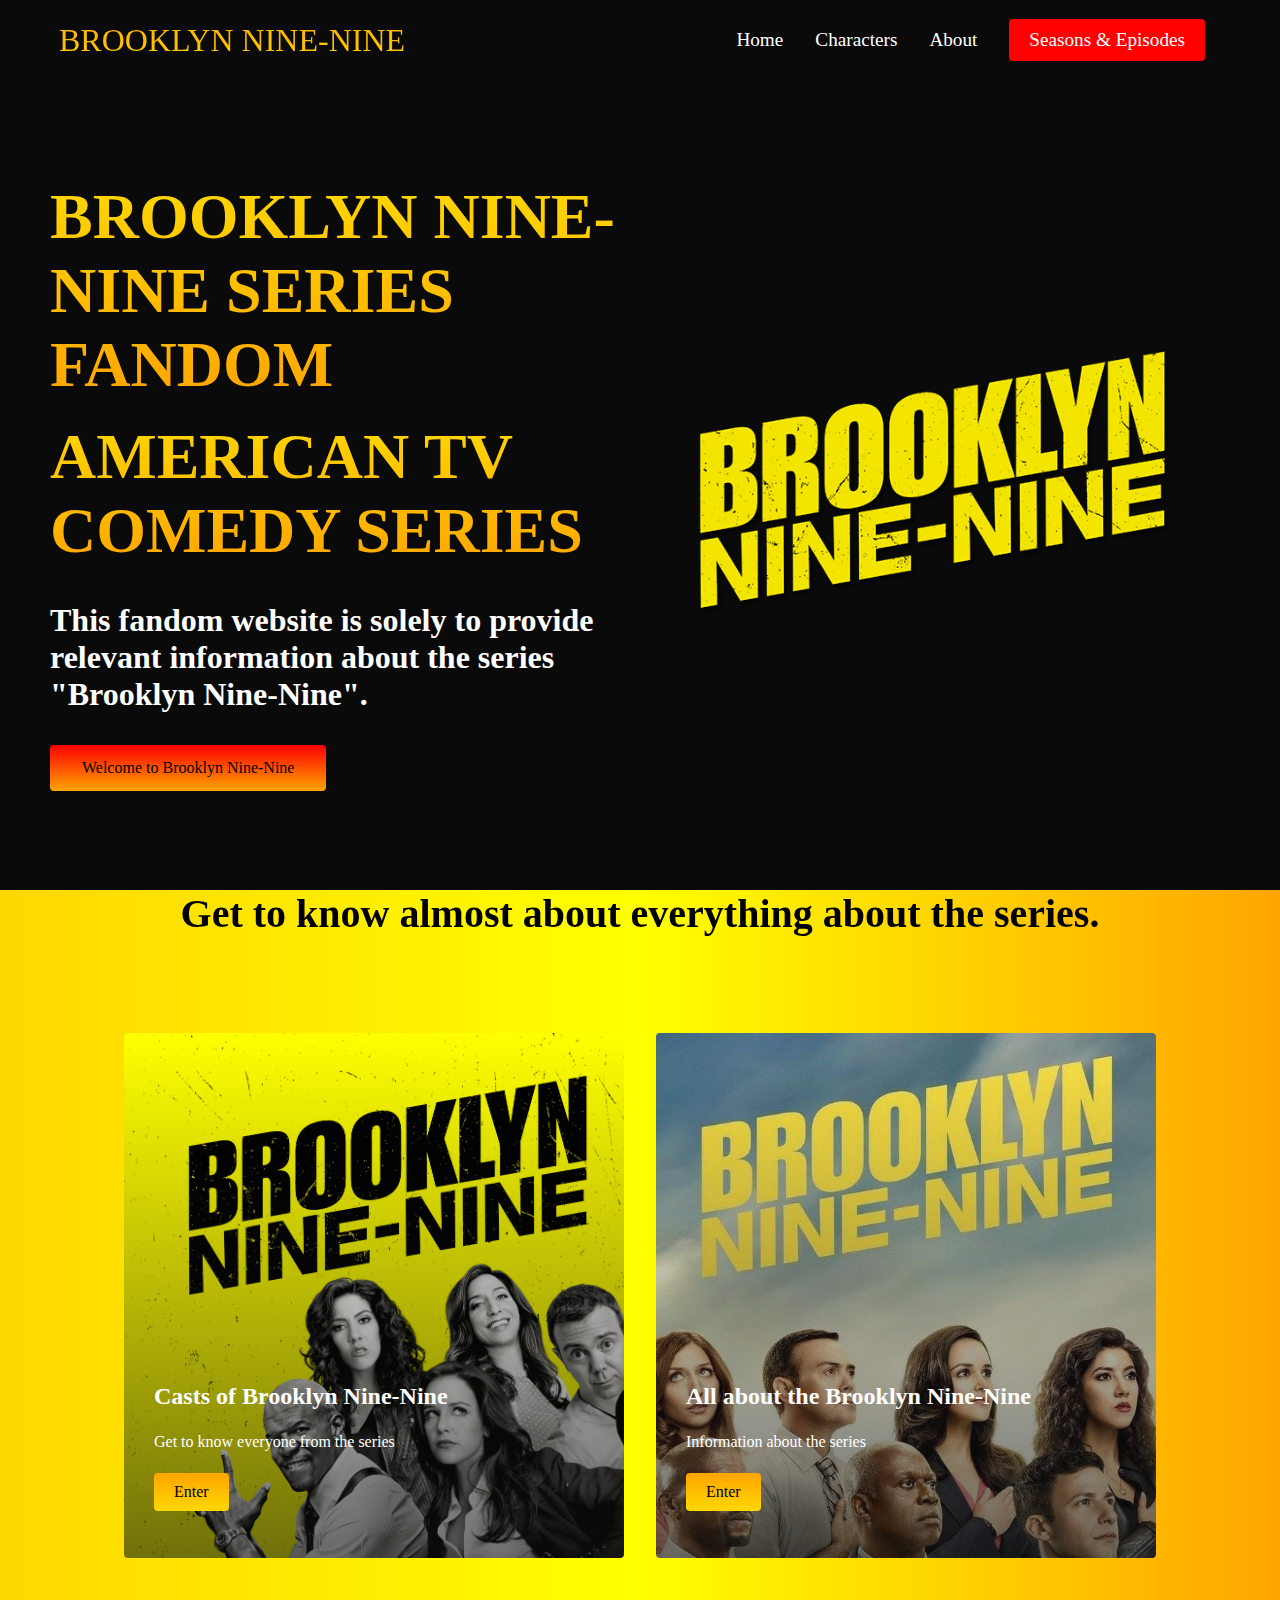
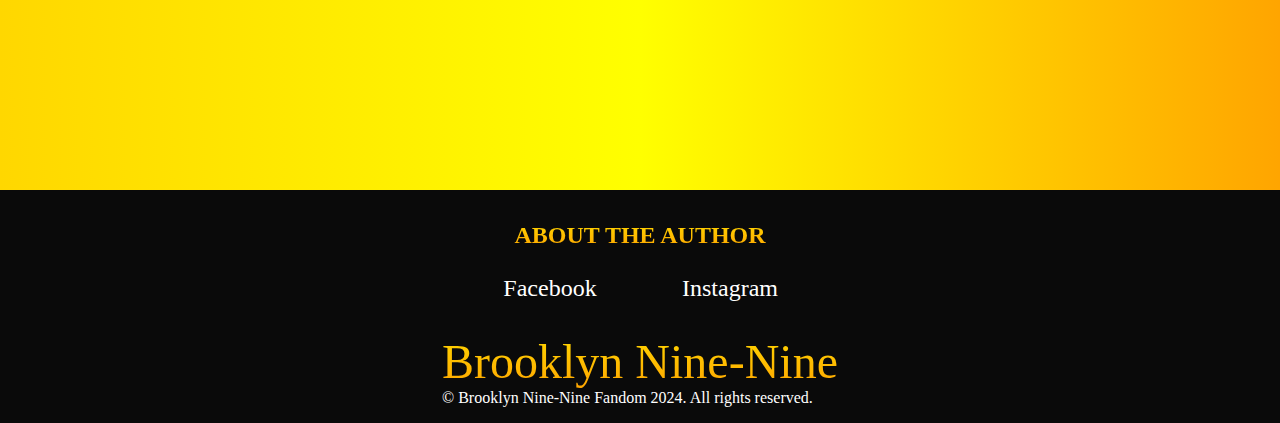
<file: index.html>
<!DOCTYPE html>
<html lang="en">
<head>
    <meta charset="UTF-8">
    <meta name="viewport" content="width=device-width, initial-scale=1.0">
    <title>BROOKLYN NINE-NINE FANDOM</title>
    <link rel="stylesheet" href="style.css">
    <link rel="icon" type="image/x-icon" href="images/b99.png">
</head>

<body>
    <nav class="navbar">
        <div class="navbar__container">
            <a href="about.html" id="navbar__logo">BROOKLYN NINE-NINE</a>
            <div class="navbar__toggle" id="mobile-menu">
                <span class="bar"></span>
                <span class="bar"></span>
                <span class="bar"></span>
            </div>
            <ul class="navbar__menu">
                <li class="navbar__item">
                    <a href="index.html" class="navbar__links">Home</a>
                </li>
                <li class="navbar__item">
                    <a href="info.html" class="navbar__links">Characters</a>
                </li>
                <li class="navbar__item">
                    <a href="about.html" class="navbar__links">About</a>
                </li>
                <li class="navbar__btn">
                    <a href="series.html" class="button">Seasons & Episodes</a>
                </li>
            </ul>
        </div>
    </nav>

    <div class="main">
        <div class="main__container">
            <div class="main__content">
                <h1>BROOKLYN NINE-NINE SERIES FANDOM</h1>
                <br>
                <h2>AMERICAN TV COMEDY SERIES</h2>
                <br>
                <p>This fandom website is solely to provide relevant information about the series "Brooklyn Nine-Nine".</p>
                <button class="main__btn"><a href="series.html">Welcome to Brooklyn Nine-Nine</a></button>
            </div>
            <div class="main__img--container">
                <img src="images/b99 name logo.png" alt="b99_pic" id="main__img">
            </div>
        </div>
    </div>

    <div class="secondary">
        <h1>Get to know almost about everything about the series.</h1>
        <div class="secondary__container">
            <div class="secondary__card">
                <h2>Casts of Brooklyn Nine-Nine</h2>
                <p>Get to know everyone from the series</p>
                <a href="info.html"><button>Enter</button></a>
            </div>
            <div class="secondary__card">
                <h2>All about the Brooklyn Nine-Nine</h2>
                <p>Information about the series</p>
                <a href="about.html"><button>Enter</button></a>
            </div>
        </div>
    </div>

    <div class="footer__container">
        <h1>ABOUT THE AUTHOR</h1>
        <div class="footer__links">
            <div class="footer__link--wrapper">
                <div class="footer__link--items">
                    <a href="https://www.facebook.com/ajcallera.007?mibextid=ZbWKwL" target="_blank">Facebook</a>
                </div>
                <div class="footer__link--items">
                    <a href="https://www.instagram.com/adrianjoezef?igsh=Nzl5MHpyZXBkb3M5" target="_blank">Instagram</a>
                </div>
            </div>
        </div>
        <div class="social__media">
            <div class="social__media--wrap">
                <div class="footer__logo">
                    <a href="about.html" id="footer__logo">Brooklyn Nine-Nine</a>
                </div>
                <p class="website__right">© Brooklyn Nine-Nine Fandom 2024. All rights reserved.</p>
            </div>
        </div>
    </div>

    <script src="script.js"></script>

</body>
</html>
</file>
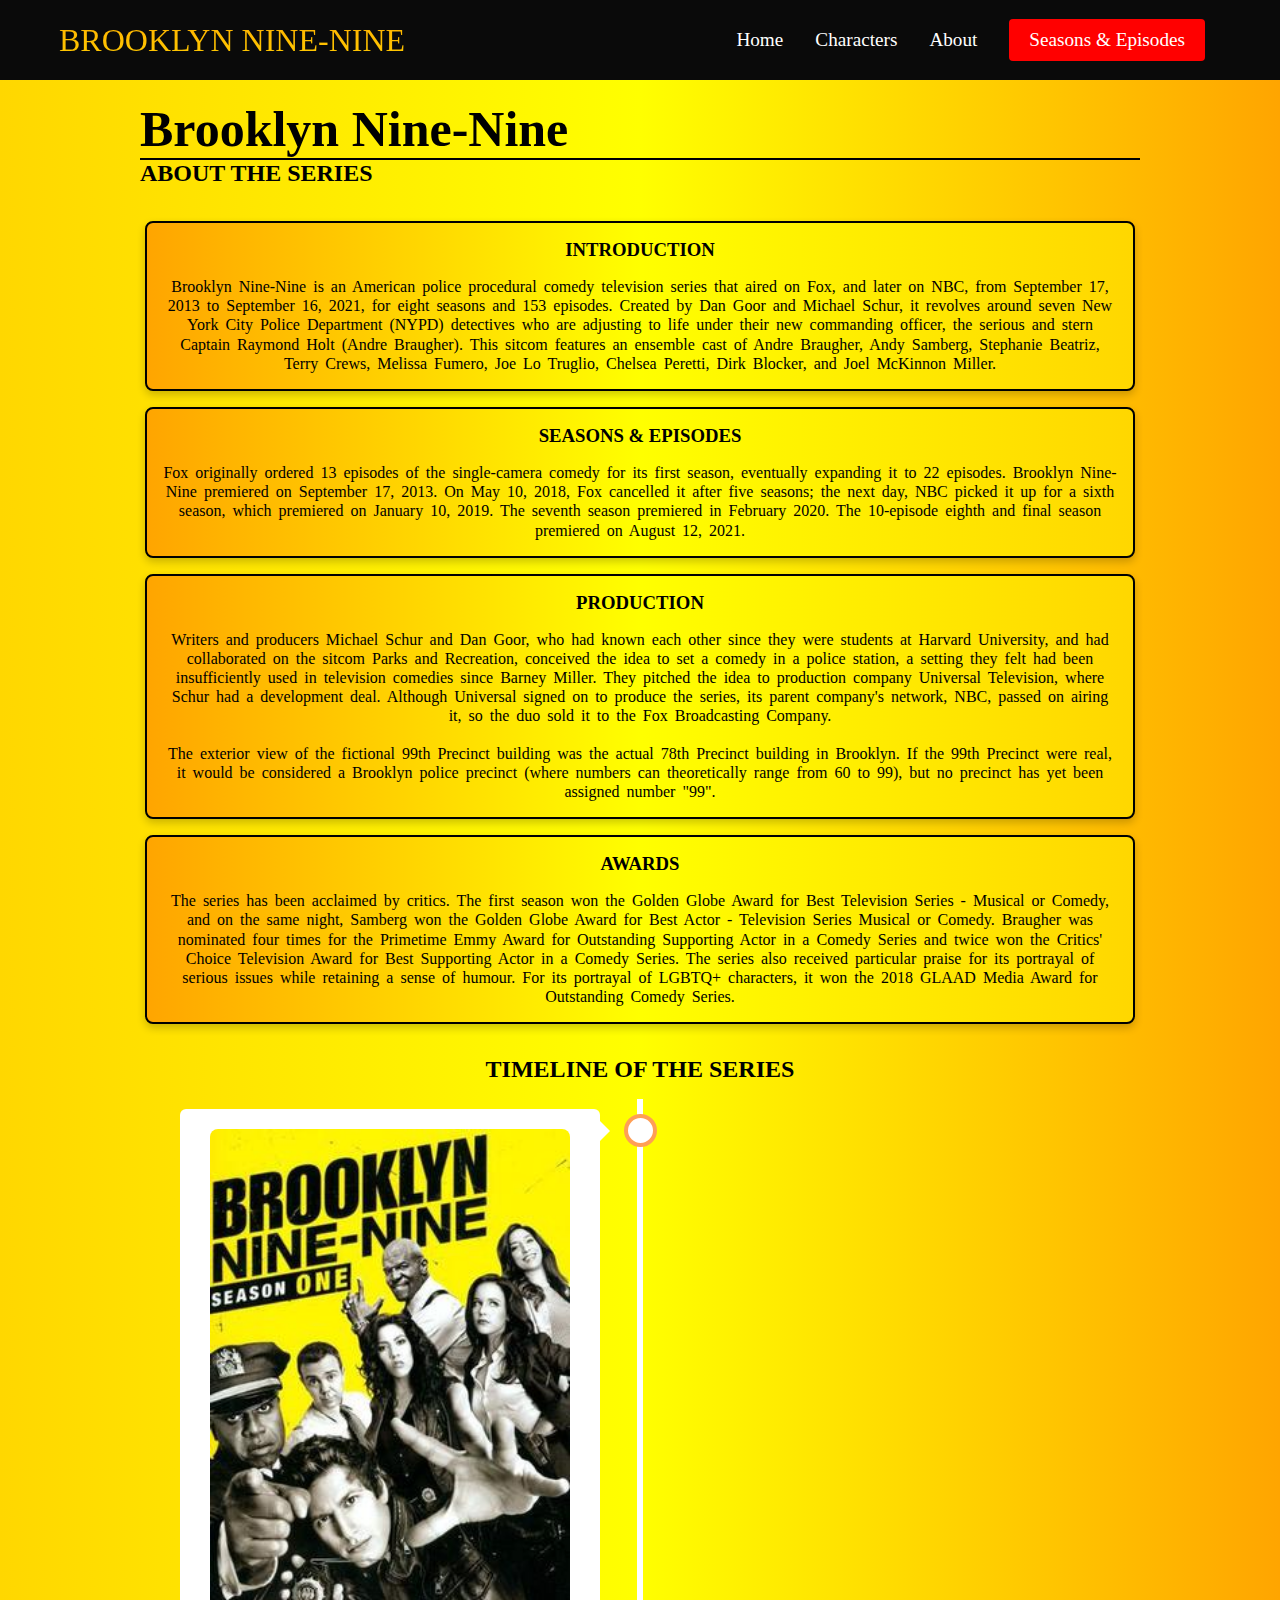
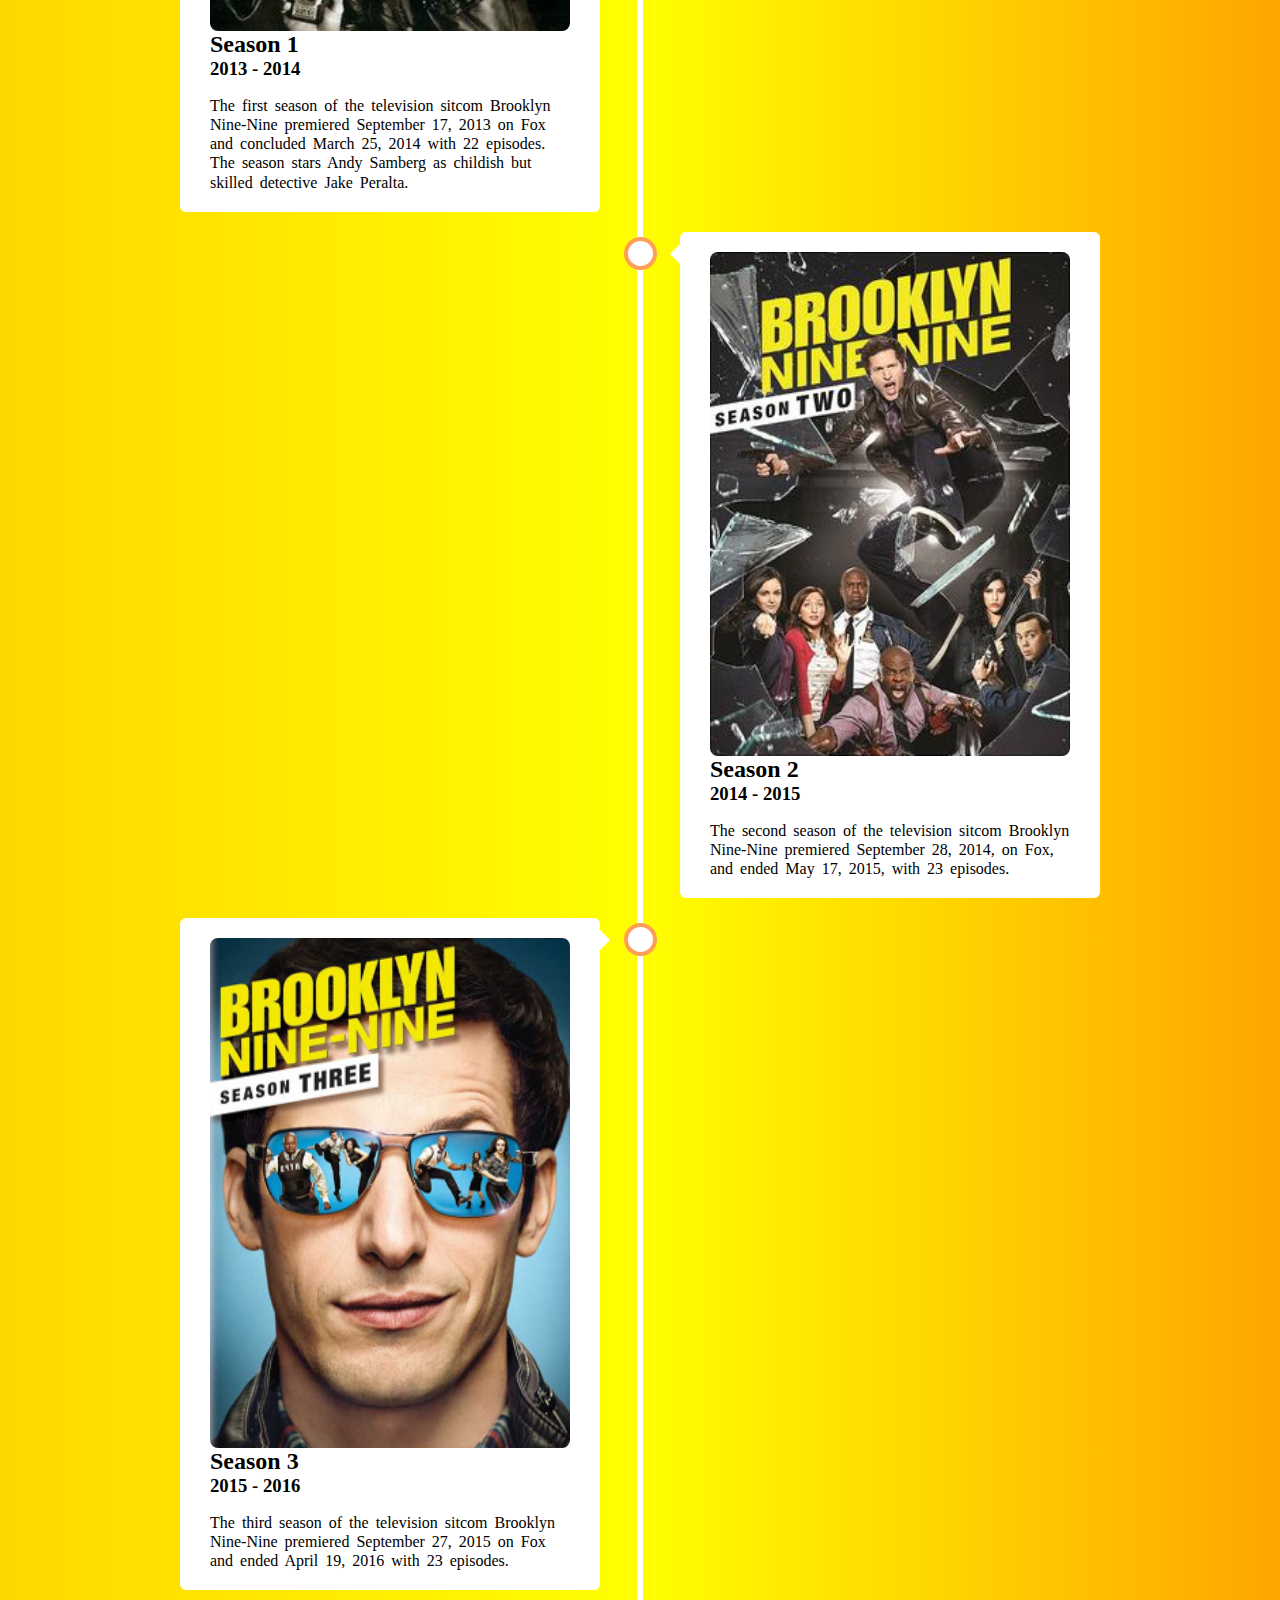
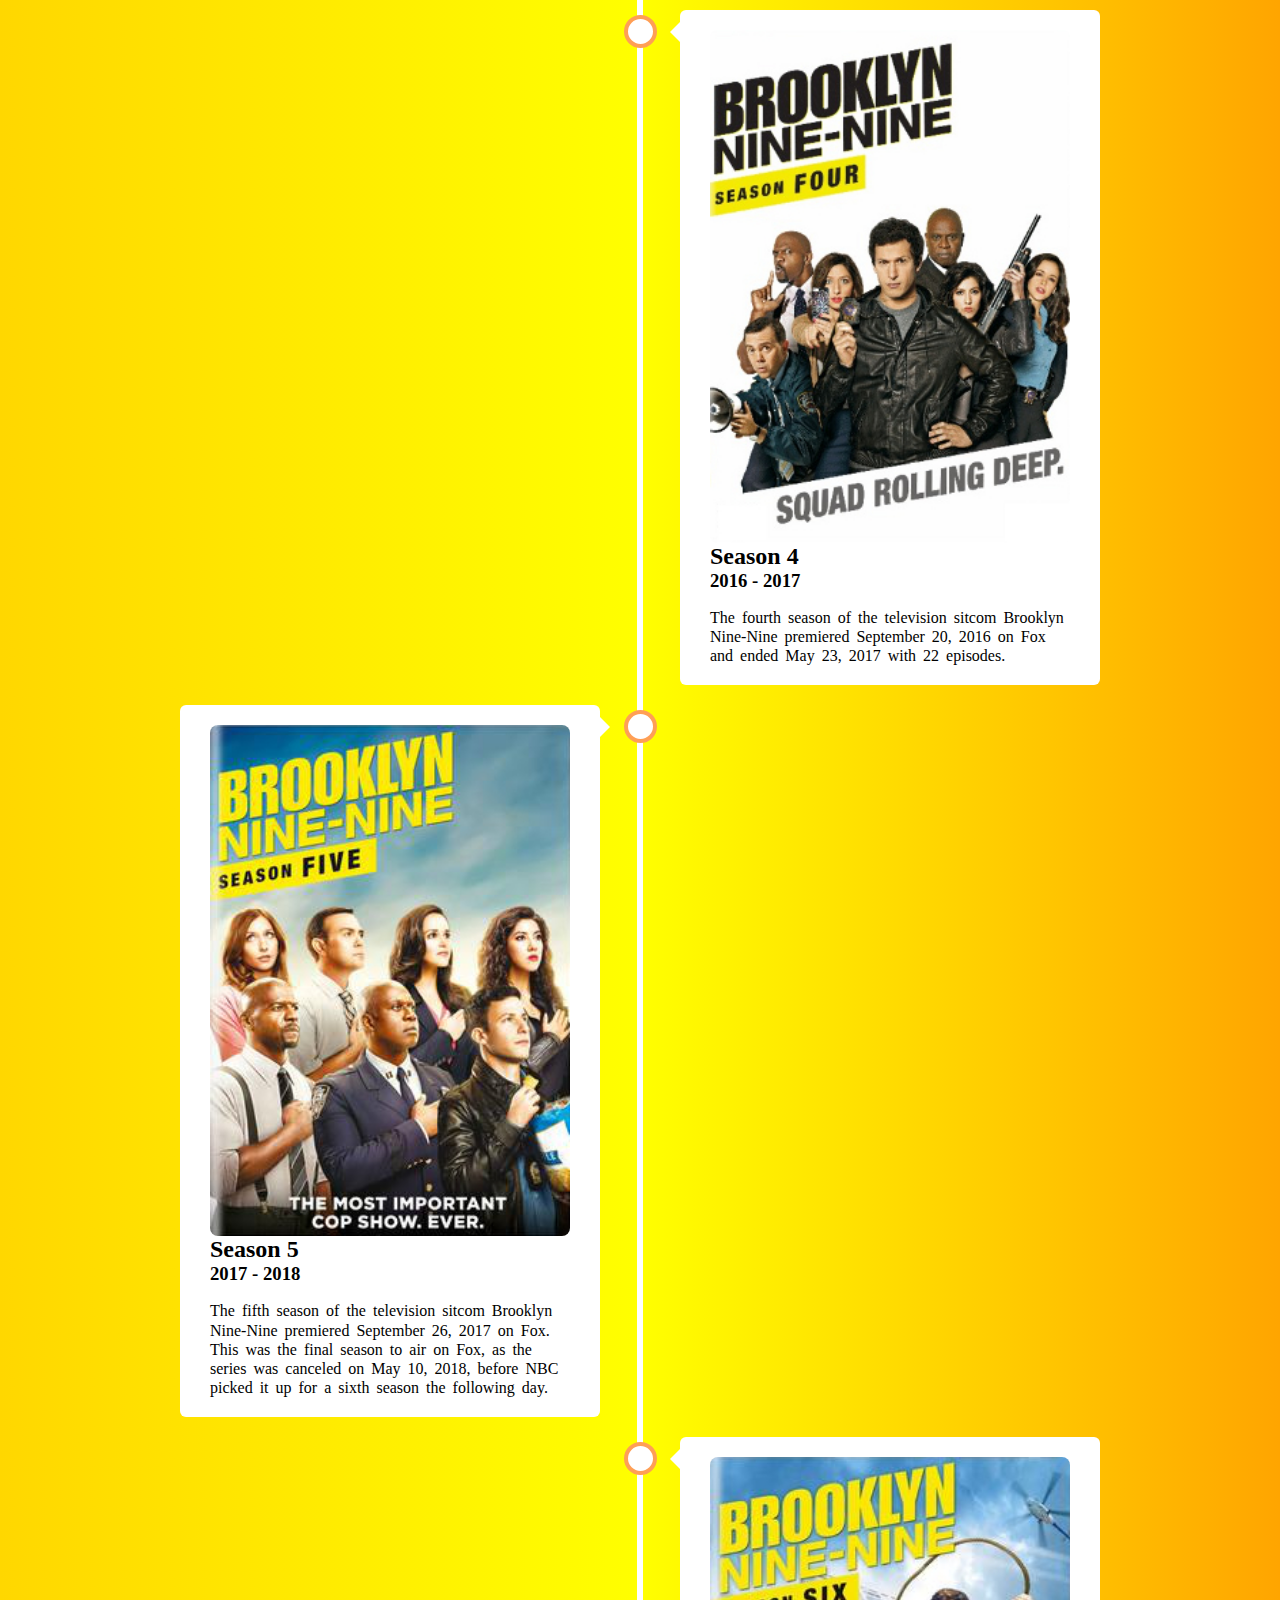
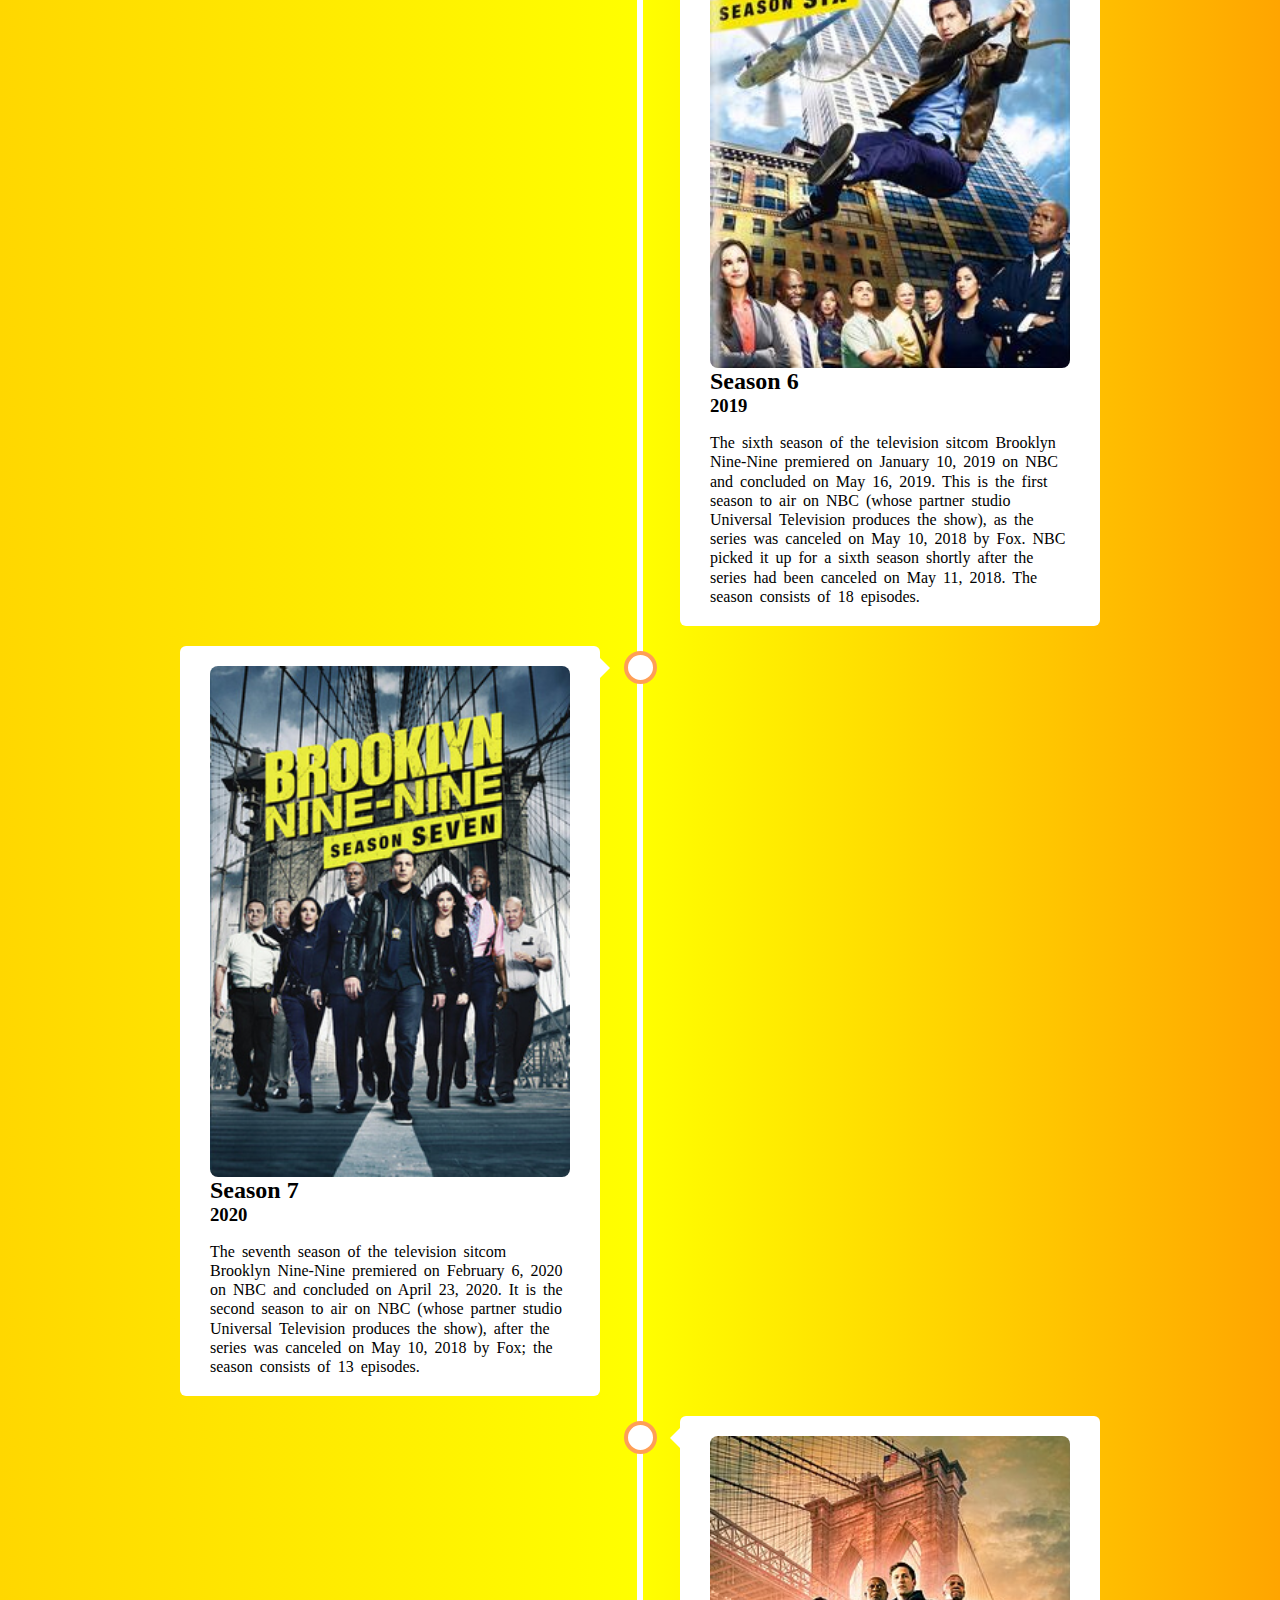
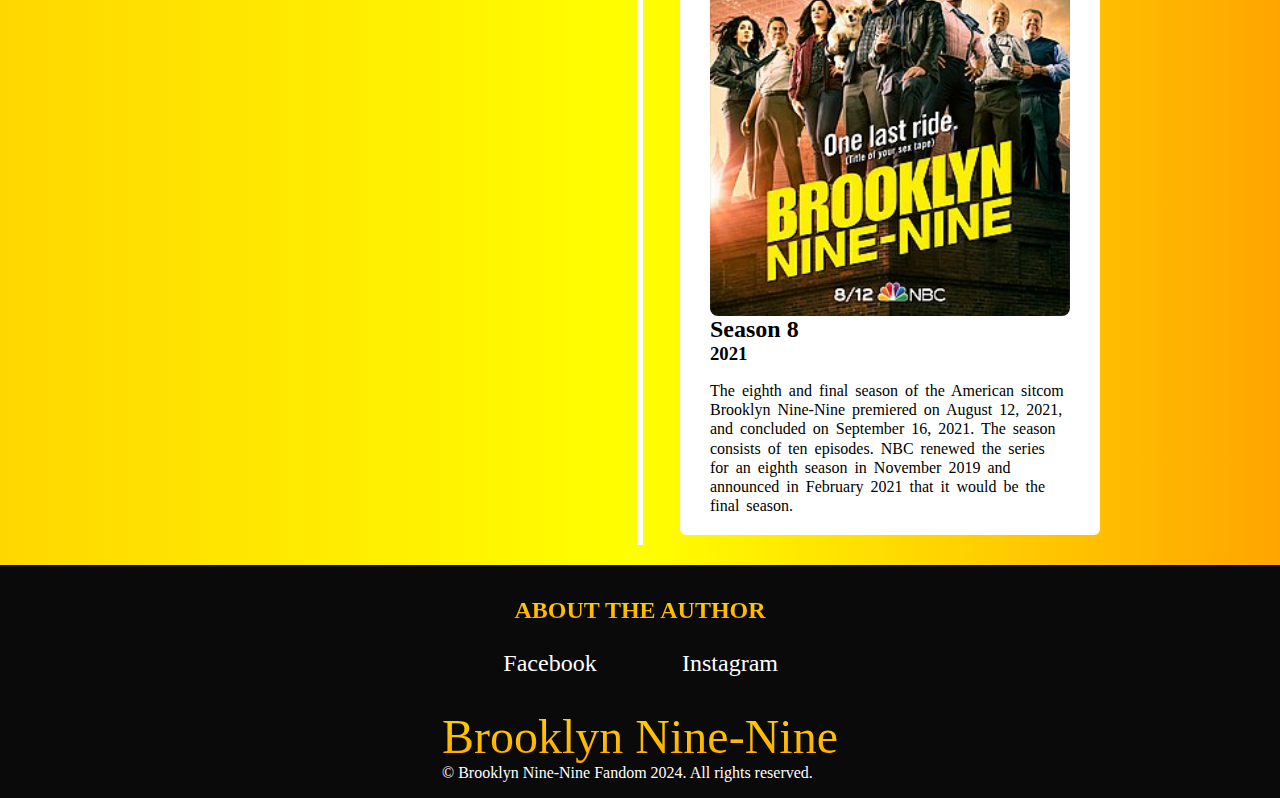
<file: about.html>
<!DOCTYPE html>
<html lang="en">
<head>
    <meta charset="UTF-8">
    <meta name="viewport" content="width=device-width, initial-scale=1.0">
    <title>BROOKLYN NINE-NINE FANDOM</title>
    <link rel="stylesheet" href="about_design.css">
    <link rel="icon" type="image/x-icon" href="images/b99.png">
</head>

<body>
    <nav class="navbar">
        <div class="navbar__container">
            <a href="about.html" id="navbar__logo">BROOKLYN NINE-NINE</a>
            <div class="navbar__toggle" id="mobile-menu">
                <span class="bar"></span>
                <span class="bar"></span>
                <span class="bar"></span>
            </div>
            <ul class="navbar__menu">
                <li class="navbar__item">
                    <a href="index.html" class="navbar__links">Home</a>
                </li>
                <li class="navbar__item">
                    <a href="info.html" class="navbar__links">Characters</a>
                </li>
                <li class="navbar__item">
                    <a href="about.html" class="navbar__links">About</a>
                </li>
                <li class="navbar__btn">
                    <a href="series.html" class="button">Seasons & Episodes</a>
                </li>
            </ul>
        </div>
    </nav>

    <div class="main">
        <div class="first">

            <h1>Brooklyn Nine-Nine</h1>
            <hr style="height: 2px; border-width: 0; color: black; background-color: black">

            <h2>ABOUT THE SERIES</h2>
            <br>

            <div class="row">
                <div class="column">
                    <div class="card">
                        <h3>INTRODUCTION</h3>
                        <p>Brooklyn Nine-Nine is an American police procedural comedy television series that aired on Fox, and later on NBC, from September 17, 2013 to September 16, 2021, for eight seasons and 153 episodes. Created by Dan Goor and Michael Schur, it revolves around seven New York City Police Department (NYPD) detectives who are adjusting to life under their new commanding officer, the serious and stern Captain Raymond Holt (Andre Braugher). This sitcom features an ensemble cast of Andre Braugher, Andy Samberg, Stephanie Beatriz, Terry Crews, Melissa Fumero, Joe Lo Truglio, Chelsea Peretti, Dirk Blocker, and Joel McKinnon Miller.</p>
                    </div>
                </div>
                <div class="column">
                    <div class="card">
                        <h3>SEASONS & EPISODES</h3>
                        <p>Fox originally ordered 13 episodes of the single-camera comedy for its first season, eventually expanding it to 22 episodes. Brooklyn Nine-Nine premiered on September 17, 2013. On May 10, 2018, Fox cancelled it after five seasons; the next day, NBC picked it up for a sixth season, which premiered on January 10, 2019. The seventh season premiered in February 2020. The 10-episode eighth and final season premiered on August 12, 2021.</p>
                    </div>
                </div>
                <div class="column">
                    <div class="card">
                        <h3>PRODUCTION</h3>
                        <p>Writers and producers Michael Schur and Dan Goor, who had known each other since they were students at Harvard University, and had collaborated on the sitcom Parks and Recreation, conceived the idea to set a comedy in a police station, a setting they felt had been insufficiently used in television comedies since Barney Miller. They pitched the idea to production company Universal Television, where Schur had a development deal. Although Universal signed on to produce the series, its parent company's network, NBC, passed on airing it, so the duo sold it to the Fox Broadcasting Company.</p>
                        <br>
                        <p>The exterior view of the fictional 99th Precinct building was the actual 78th Precinct building in Brooklyn. If the 99th Precinct were real, it would be considered a Brooklyn police precinct (where numbers can theoretically range from 60 to 99), but no precinct has yet been assigned number "99".</p>
                    </div>
                </div>
                <div class="column">
                    <div class="card">
                        <h3>AWARDS</h3>
                        <p>The series has been acclaimed by critics. The first season won the Golden Globe Award for Best Television Series - Musical or Comedy, and on the same night, Samberg won the Golden Globe Award for Best Actor - Television Series Musical or Comedy. Braugher was nominated four times for the Primetime Emmy Award for Outstanding Supporting Actor in a Comedy Series and twice won the Critics' Choice Television Award for Best Supporting Actor in a Comedy Series. The series also received particular praise for its portrayal of serious issues while retaining a sense of humour. For its portrayal of LGBTQ+ characters, it won the 2018 GLAAD Media Award for Outstanding Comedy Series.</p>
                    </div>
                </div>
            </div>

            
            <div class="title">
                <h2>TIMELINE OF THE SERIES</h2>
            </div>
            

            <div class="timeline">
                <div class="container left">
                    <div class="content">
                        <img src="images/season 1.jpg" alt="s1 img">
                    <h2>Season 1</h2>
                    <h3>2013 - 2014</h3>
                    <p>The first season of the television sitcom Brooklyn Nine-Nine premiered September 17, 2013 on Fox and concluded March 25, 2014 with 22 episodes. The season stars Andy Samberg as childish but skilled detective Jake Peralta.</p>
                    </div>
                </div>
                <div class="container right">
                    <div class="content">
                        <img src="images/season 2.jpg" alt="s2 img">
                    <h2>Season 2</h2>
                    <h3>2014 - 2015</h3>
                    <p>The second season of the television sitcom Brooklyn Nine-Nine premiered September 28, 2014, on Fox, and ended May 17, 2015, with 23 episodes.</p>
                    </div>
                </div>
                <div class="container left">
                    <div class="content">
                        <img src="images/season 3.jpg" alt="s3 img">
                    <h2>Season 3</h2>
                    <h3>2015 - 2016</h3>
                    <p>The third season of the television sitcom Brooklyn Nine-Nine premiered September 27, 2015 on Fox and ended April 19, 2016 with 23 episodes.</p>
                    </div>
                </div>
                <div class="container right">
                    <div class="content">
                        <img src="images/season 4.jpg" alt="s4 img">
                    <h2>Season 4</h2>
                    <h3>2016 - 2017</h3>
                    <p>The fourth season of the television sitcom Brooklyn Nine-Nine premiered September 20, 2016 on Fox and ended May 23, 2017 with 22 episodes.</p>
                    </div>
                </div>
                <div class="container left">
                    <div class="content">
                        <img src="images/season 5.jpg" alt="s5 img">
                    <h2>Season 5</h2>
                    <h3>2017 - 2018</h3>
                    <p>The fifth season of the television sitcom Brooklyn Nine-Nine premiered September 26, 2017 on Fox. This was the final season to air on Fox, as the series was canceled on May 10, 2018, before NBC picked it up for a sixth season the following day.</p>
                    </div>
                </div>
                <div class="container right">
                    <div class="content">
                        <img src="images/season 6.jpg" alt="s6 img">
                    <h2>Season 6</h2>
                    <h3>2019</h3>
                    <p>The sixth season of the television sitcom Brooklyn Nine-Nine premiered on January 10, 2019 on NBC and concluded on May 16, 2019. This is the first season to air on NBC (whose partner studio Universal Television produces the show), as the series was canceled on May 10, 2018 by Fox. NBC picked it up for a sixth season shortly after the series had been canceled on May 11, 2018. The season consists of 18 episodes.</p>
                    </div>
                </div>
                <div class="container left">
                    <div class="content">
                        <img src="images/season 7.jpg" alt="s7 img">
                    <h2>Season 7</h2>
                    <h3>2020</h3>
                    <p>The seventh season of the television sitcom Brooklyn Nine-Nine premiered on February 6, 2020 on NBC and concluded on April 23, 2020. It is the second season to air on NBC (whose partner studio Universal Television produces the show), after the series was canceled on May 10, 2018 by Fox; the season consists of 13 episodes.</p>
                    </div>
                </div>
                <div class="container right">
                    <div class="content">
                        <img src="images/season 8.jpg" alt="s8 img">
                    <h2>Season 8</h2>
                    <h3>2021</h3>
                    <p>The eighth and final season of the American sitcom Brooklyn Nine-Nine premiered on August 12, 2021, and concluded on September 16, 2021. The season consists of ten episodes. NBC renewed the series for an eighth season in November 2019 and announced in February 2021 that it would be the final season.</p>
                    </div>
                </div>
            </div>
        </div>
    </div>

    <div class="footer__container">
        <h1>ABOUT THE AUTHOR</h1>
        <div class="footer__links">
            <div class="footer__link--wrapper">
                <div class="footer__link--items">
                    <a href="https://www.facebook.com/ajcallera.007?mibextid=ZbWKwL" target="_blank">Facebook</a>
                </div>
                <div class="footer__link--items">
                    <a href="https://www.instagram.com/adrianjoezef?igsh=Nzl5MHpyZXBkb3M5" target="_blank">Instagram</a>
                </div>
            </div>
        </div>
        <div class="social__media">
            <div class="social__media--wrap">
                <div class="footer__logo">
                    <a href="about.html" id="footer__logo">Brooklyn Nine-Nine</a>
                </div>
                <p class="website__right">© Brooklyn Nine-Nine Fandom 2024. All rights reserved.</p>
            </div>
        </div>
    </div>

    <script src="script.js"></script>

</body>
</html>
</file>
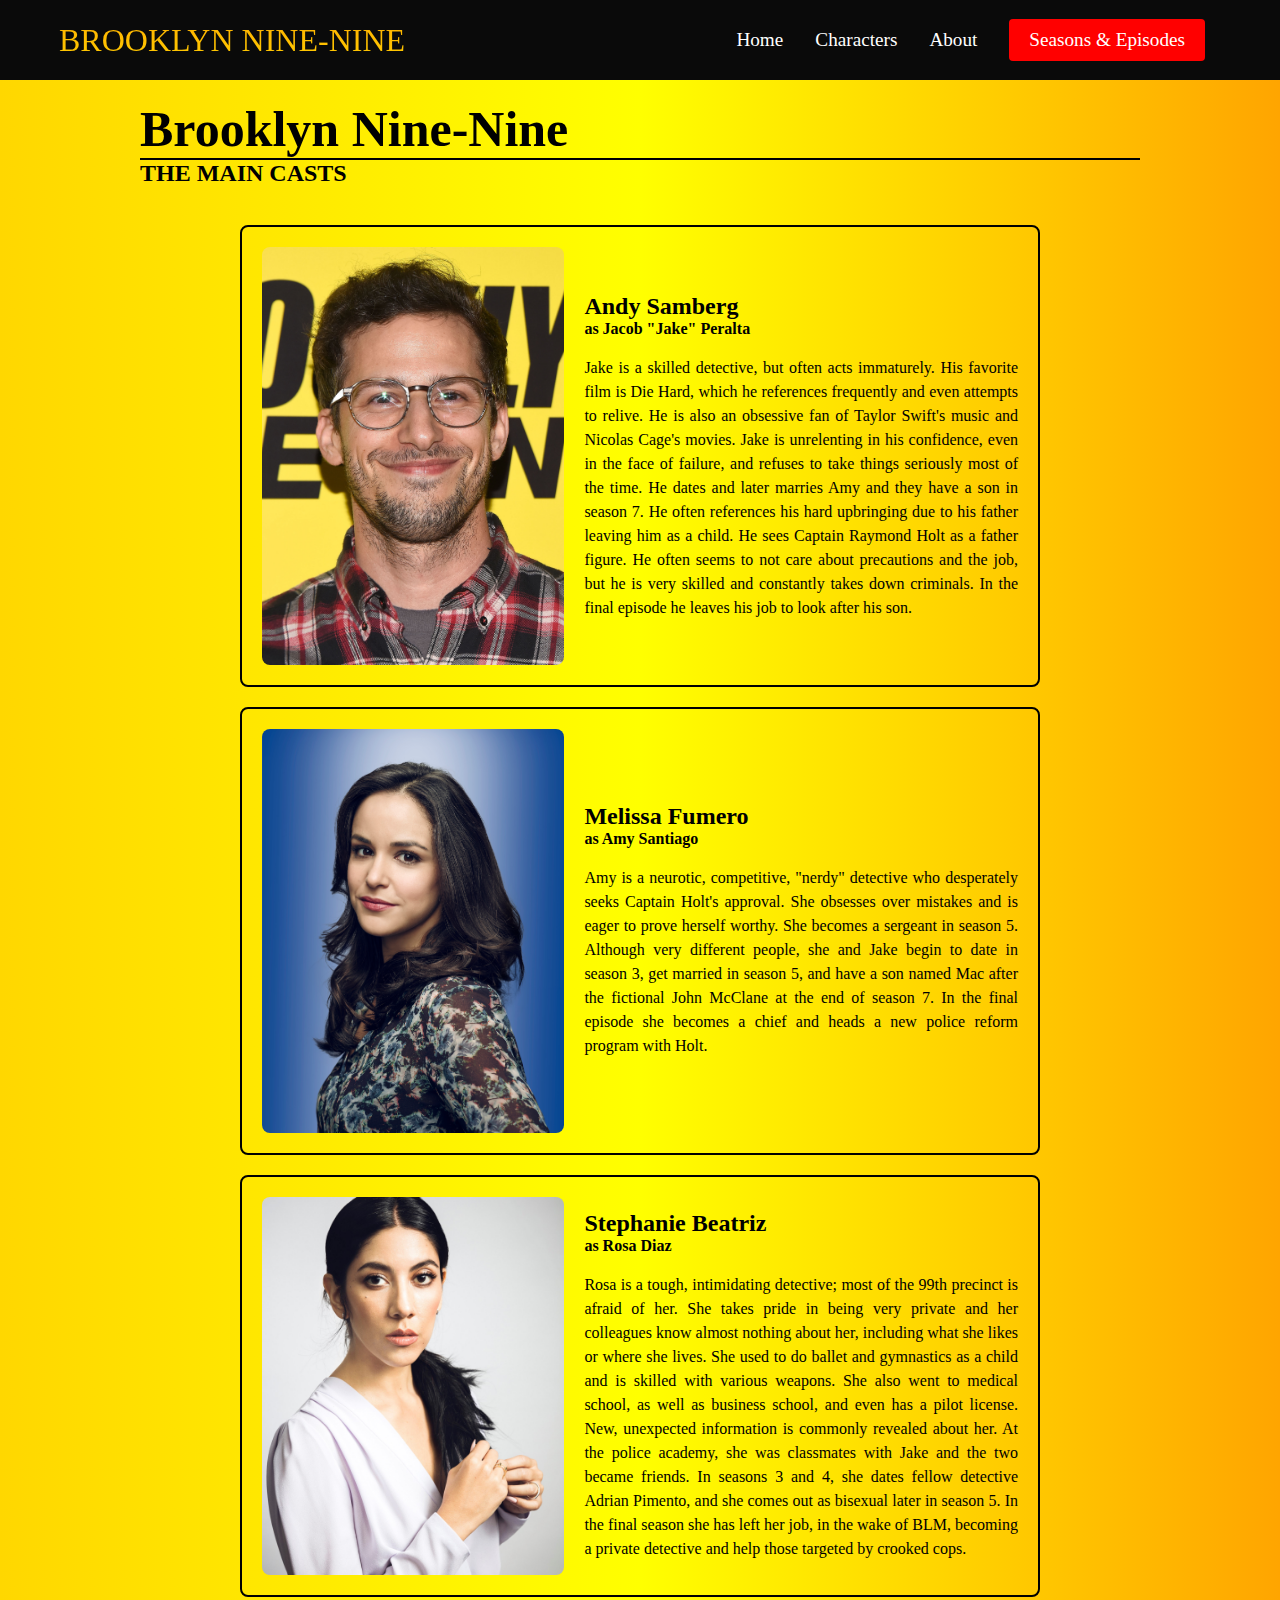
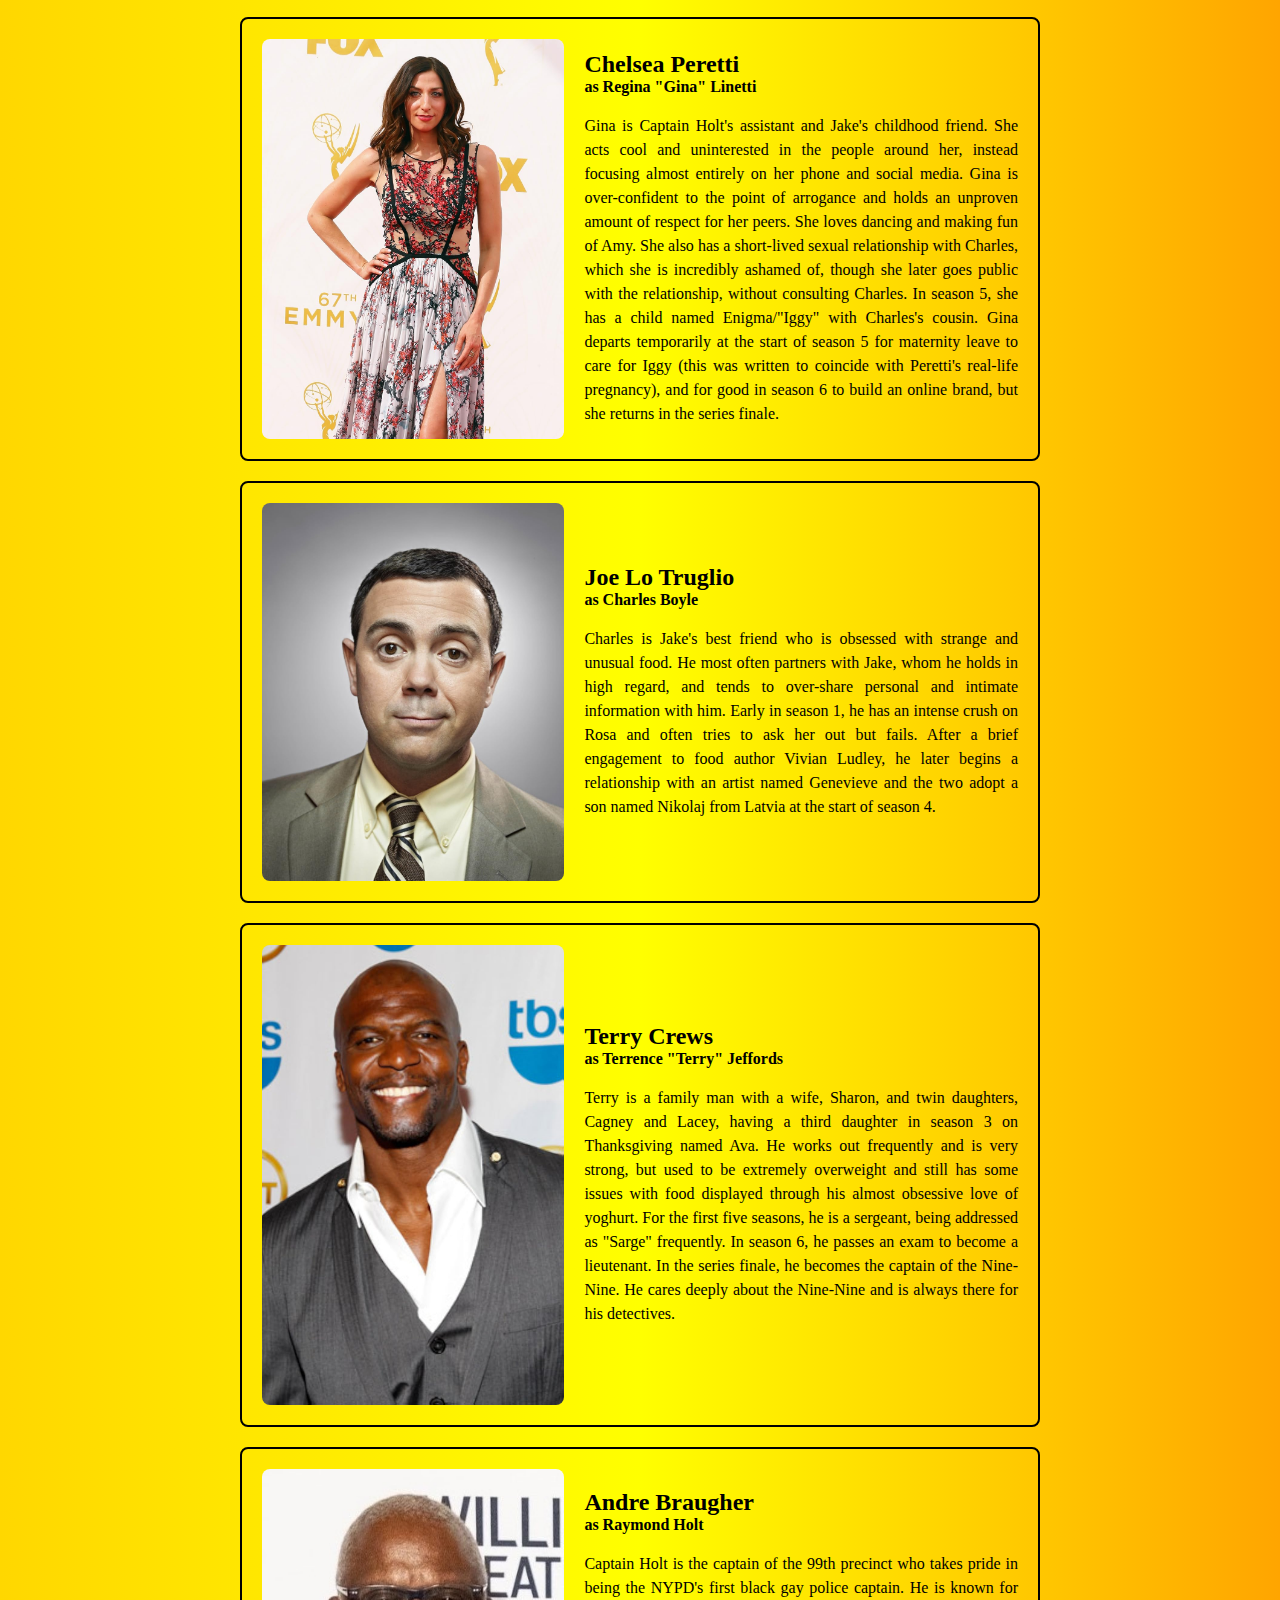
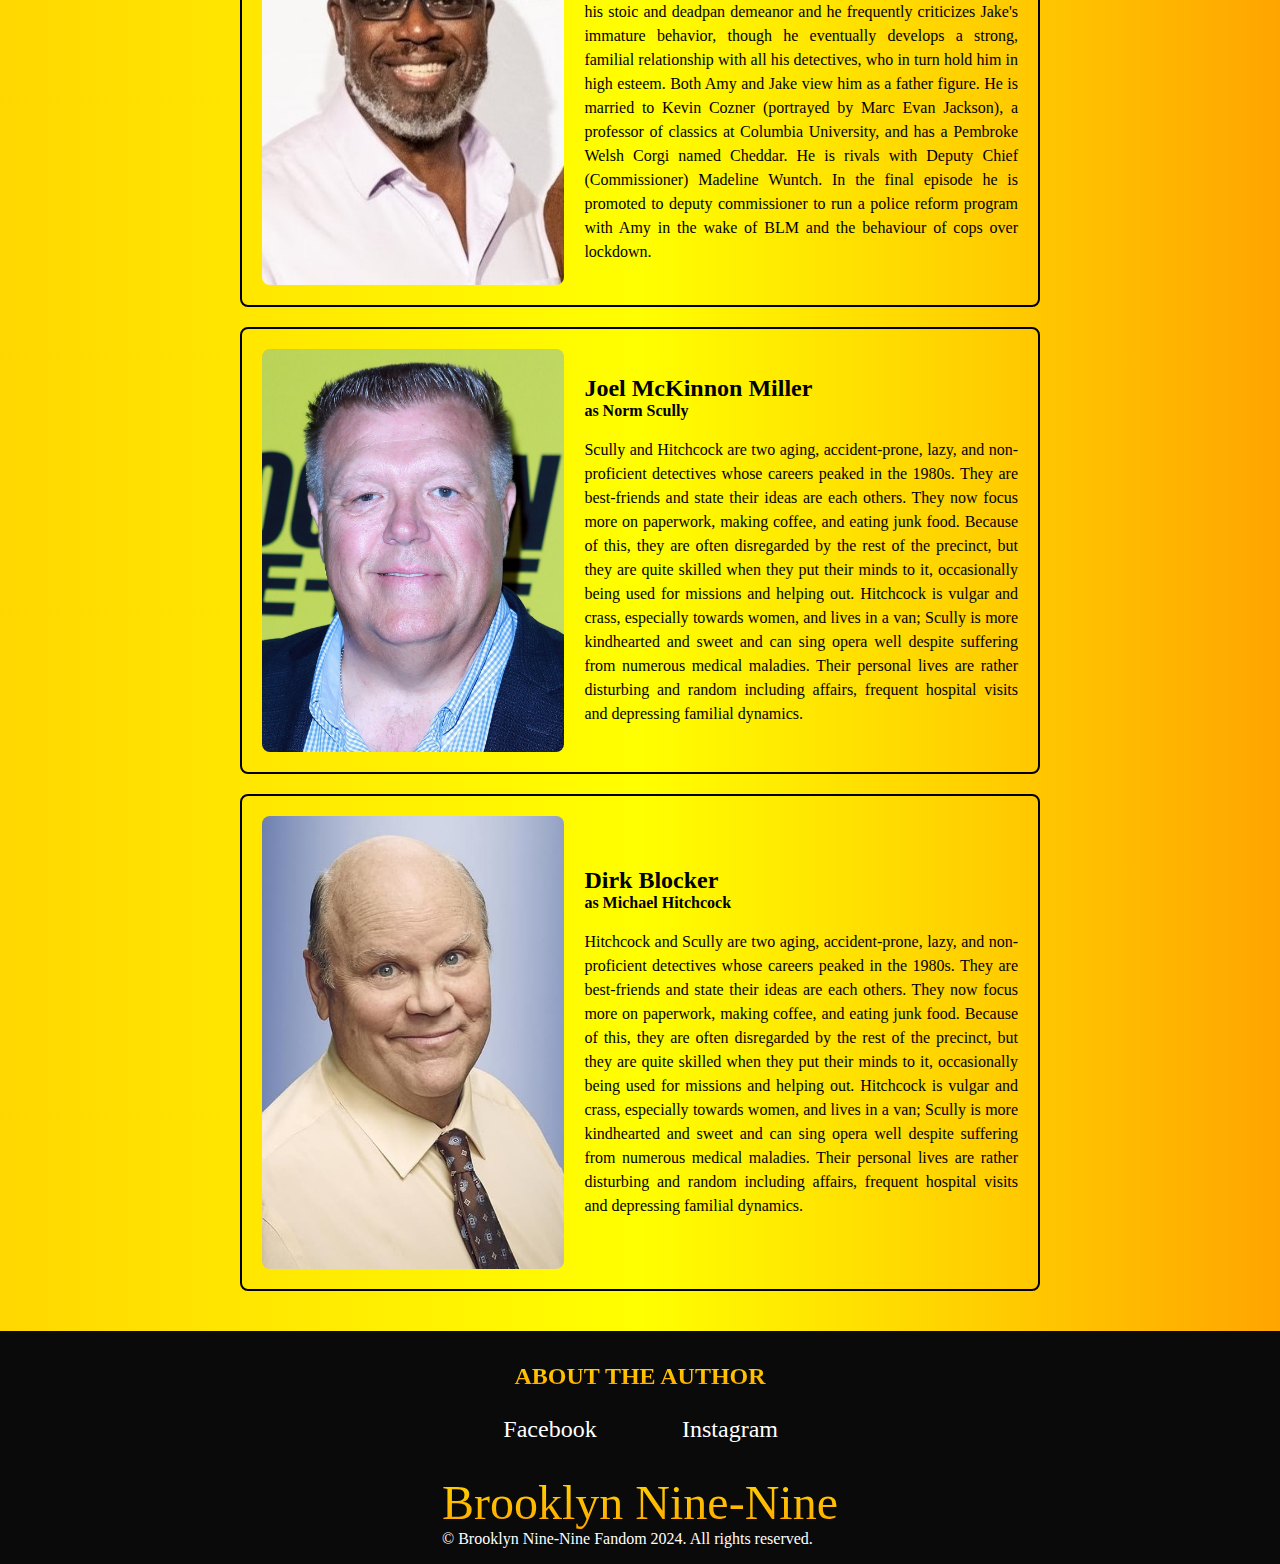
<file: info.html>
<!DOCTYPE html>
<html lang="en">
<head>
    <meta charset="UTF-8">
    <meta name="viewport" content="width=device-width, initial-scale=1.0">
    <title>BROOKLYN NINE-NINE FANDOM</title>
    <link rel="stylesheet" href="info_design.css">
    <link rel="icon" type="image/x-icon" href="images/b99.png">
</head>

<body>
    <nav class="navbar">
        <div class="navbar__container">
            <a href="about.html" id="navbar__logo">BROOKLYN NINE-NINE</a>
            <div class="navbar__toggle" id="mobile-menu">
                <span class="bar"></span>
                <span class="bar"></span>
                <span class="bar"></span>
            </div>
            <ul class="navbar__menu">
                <li class="navbar__item">
                    <a href="index.html" class="navbar__links">Home</a>
                </li>
                <li class="navbar__item">
                    <a href="info.html" class="navbar__links">Characters</a>
                </li>
                <li class="navbar__item">
                    <a href="about.html" class="navbar__links">About</a>
                </li>
                <li class="navbar__btn">
                    <a href="series.html" class="button">Seasons & Episodes</a>
                </li>
            </ul>
        </div>
    </nav>


<div class="main">
    <div class="first">
        
        <h1>Brooklyn Nine-Nine</h1>
        <hr style="height: 2px; border-width: 0; color: black; background-color: black">

        <h2>THE MAIN CASTS</h2>
        <br>

        <div class="main__container">
            <div class="main__image">
                <img src="images/cc_jake_img.jpg" alt="jake">
            </div>
                <div class="main__text">
                    <h2>Andy Samberg</h2>
                    <h4>as Jacob "Jake" Peralta</h4>
                    <br>
                    <p>Jake is a skilled detective, but often acts immaturely. His favorite film is Die Hard, which he references frequently and even attempts to relive. He is also an obsessive fan of Taylor Swift's music and Nicolas Cage's movies. Jake is unrelenting in his confidence, even in the face of failure, and refuses to take things seriously most of the time. He dates and later marries Amy and they have a son in season 7. He often references his hard upbringing due to his father leaving him as a child. He sees Captain Raymond Holt as a father figure. He often seems to not care about precautions and the job, but he is very skilled and constantly takes down criminals. In the final episode he leaves his job to look after his son.</p>
                </div>
        </div>
          
        <div class="main__container">
            <div class="main__image">
                <img src="images/cc_amy_img.jpg" alt="amy">
            </div>
                <div class="main__text">
                    <h2>Melissa Fumero</h2>
                    <h4>as Amy Santiago</h4>
                    <br>
                    <p>Amy is a neurotic, competitive, "nerdy" detective who desperately seeks Captain Holt's approval. She obsesses over mistakes and is eager to prove herself worthy. She becomes a sergeant in season 5. Although very different people, she and Jake begin to date in season 3, get married in season 5, and have a son named Mac after the fictional John McClane at the end of season 7. In the final episode she becomes a chief and heads a new police reform program with Holt.</p>
                </div>
        </div>
            
        <div class="main__container">
            <div class="main__image">
                <img src="images/cc_diaz_img.jpg" alt="diaz">
            </div>
                <div class="main__text">
                    <h2>Stephanie Beatriz</h2>
                    <h4>as Rosa Diaz</h4>
                    <br>
                    <p>Rosa is a tough, intimidating detective; most of the 99th precinct is afraid of her. She takes pride in being very private and her colleagues know almost nothing about her, including what she likes or where she lives. She used to do ballet and gymnastics as a child and is skilled with various weapons. She also went to medical school, as well as business school, and even has a pilot license. New, unexpected information is commonly revealed about her. At the police academy, she was classmates with Jake and the two became friends. In seasons 3 and 4, she dates fellow detective Adrian Pimento, and she comes out as bisexual later in season 5. In the final season she has left her job, in the wake of BLM, becoming a private detective and help those targeted by crooked cops.</p>
                </div>
            </div>

        <div class="main__container">
            <div class="main__image">
                <img src="images/cc_gina_img.jpg" alt="gina">
            </div>
                <div class="main__text">
                    <h2>Chelsea Peretti</h2>
                    <h4>as Regina "Gina" Linetti</h4>
                    <br>
                    <p>Gina is Captain Holt's assistant and Jake's childhood friend. She acts cool and uninterested in the people around her, instead focusing almost entirely on her phone and social media. Gina is over-confident to the point of arrogance and holds an unproven amount of respect for her peers. She loves dancing and making fun of Amy. She also has a short-lived sexual relationship with Charles, which she is incredibly ashamed of, though she later goes public with the relationship, without consulting Charles. In season 5, she has a child named Enigma/"Iggy" with Charles's cousin. Gina departs temporarily at the start of season 5 for maternity leave to care for Iggy (this was written to coincide with Peretti's real-life pregnancy), and for good in season 6 to build an online brand, but she returns in the series finale.</p>
                </div>
        </div>

        <div class="main__container">
            <div class="main__image">
                <img src="images/cc-charles_img.jpg" alt="charles">
            </div>
                <div class="main__text">
                    <h2>Joe Lo Truglio</h2>
                    <h4>as Charles Boyle</h4>
                    <br>
                    <p>Charles is Jake's best friend who is obsessed with strange and unusual food. He most often partners with Jake, whom he holds in high regard, and tends to over-share personal and intimate information with him. Early in season 1, he has an intense crush on Rosa and often tries to ask her out but fails. After a brief engagement to food author Vivian Ludley, he later begins a relationship with an artist named Genevieve and the two adopt a son named Nikolaj from Latvia at the start of season 4.</p>
                </div>
        </div>

        <div class="main__container">
            <div class="main__image">
                <img src="images/cc_terry_img.jpg" alt="terry">
            </div>
                <div class="main__text">
                    <h2>Terry Crews</h2>
                    <h4>as Terrence "Terry" Jeffords</h4>
                    <br>
                    <p>Terry is a family man with a wife, Sharon, and twin daughters, Cagney and Lacey, having a third daughter in season 3 on Thanksgiving named Ava. He works out frequently and is very strong, but used to be extremely overweight and still has some issues with food displayed through his almost obsessive love of yoghurt. For the first five seasons, he is a sergeant, being addressed as "Sarge" frequently. In season 6, he passes an exam to become a lieutenant. In the series finale, he becomes the captain of the Nine-Nine. He cares deeply about the Nine-Nine and is always there for his detectives.</p>
                </div>
        </div>

        <div class="main__container">
            <div class="main__image">
                <img src="images/cc_holt_img.jpg" alt="holt">
            </div>
                <div class="main__text">
                    <h2>Andre Braugher</h2>
                    <h4>as Raymond Holt</h4>
                    <br>
                    <p>Captain Holt is the captain of the 99th precinct who takes pride in being the NYPD's first black gay police captain. He is known for his stoic and deadpan demeanor and he frequently criticizes Jake's immature behavior, though he eventually develops a strong, familial relationship with all his detectives, who in turn hold him in high esteem. Both Amy and Jake view him as a father figure. He is married to Kevin Cozner (portrayed by Marc Evan Jackson), a professor of classics at Columbia University, and has a Pembroke Welsh Corgi named Cheddar. He is rivals with Deputy Chief (Commissioner) Madeline Wuntch. In the final episode he is promoted to deputy commissioner to run a police reform program with Amy in the wake of BLM and the behaviour of cops over lockdown.</p>
                </div>
        </div>

        <div class="main__container">
            <div class="main__image">
                <img src="images/cc_scully_img.jpg" alt="scully">
            </div>
                <div class="main__text">
                    <h2>Joel McKinnon Miller</h2>
                    <h4>as Norm Scully</h4>
                    <br>
                    <p>Scully and Hitchcock are two aging, accident-prone, lazy, and non-proficient detectives whose careers peaked in the 1980s. They are best-friends and state their ideas are each others. They now focus more on paperwork, making coffee, and eating junk food. Because of this, they are often disregarded by the rest of the precinct, but they are quite skilled when they put their minds to it, occasionally being used for missions and helping out. Hitchcock is vulgar and crass, especially towards women, and lives in a van; Scully is more kindhearted and sweet and can sing opera well despite suffering from numerous medical maladies. Their personal lives are rather disturbing and random including affairs, frequent hospital visits and depressing familial dynamics.</p>
                </div>
        </div>

        <div class="main__container">
            <div class="main__image">
                <img src="images/cc_hitchcock_img.jpg" alt="hitchcock">
            </div>
                <div class="main__text">
                    <h2>Dirk Blocker</h2>
                    <h4>as Michael Hitchcock</h4>
                    <br>
                    <p>Hitchcock and Scully are two aging, accident-prone, lazy, and non-proficient detectives whose careers peaked in the 1980s. They are best-friends and state their ideas are each others. They now focus more on paperwork, making coffee, and eating junk food. Because of this, they are often disregarded by the rest of the precinct, but they are quite skilled when they put their minds to it, occasionally being used for missions and helping out. Hitchcock is vulgar and crass, especially towards women, and lives in a van; Scully is more kindhearted and sweet and can sing opera well despite suffering from numerous medical maladies. Their personal lives are rather disturbing and random including affairs, frequent hospital visits and depressing familial dynamics.</p>
                </div>
        </div>
    </div>
</div>


    <div class="footer__container">
        <h1>ABOUT THE AUTHOR</h1>
        <div class="footer__links">
            <div class="footer__link--wrapper">
                <div class="footer__link--items">
                    <a href="https://www.facebook.com/ajcallera.007?mibextid=ZbWKwL" target="_blank">Facebook</a>
                </div>
                <div class="footer__link--items">
                    <a href="https://www.instagram.com/adrianjoezef?igsh=Nzl5MHpyZXBkb3M5" target="_blank">Instagram</a>
                </div>
            </div>
        </div>
        <div class="social__media">
            <div class="social__media--wrap">
                <div class="footer__logo">
                    <a href="about.html" id="footer__logo">Brooklyn Nine-Nine</a>
                </div>
                <p class="website__right">© Brooklyn Nine-Nine Fandom 2024. All rights reserved.</p>
            </div>
        </div>
    </div>

    <script src="script.js"></script>

</body>
</html>
</file>
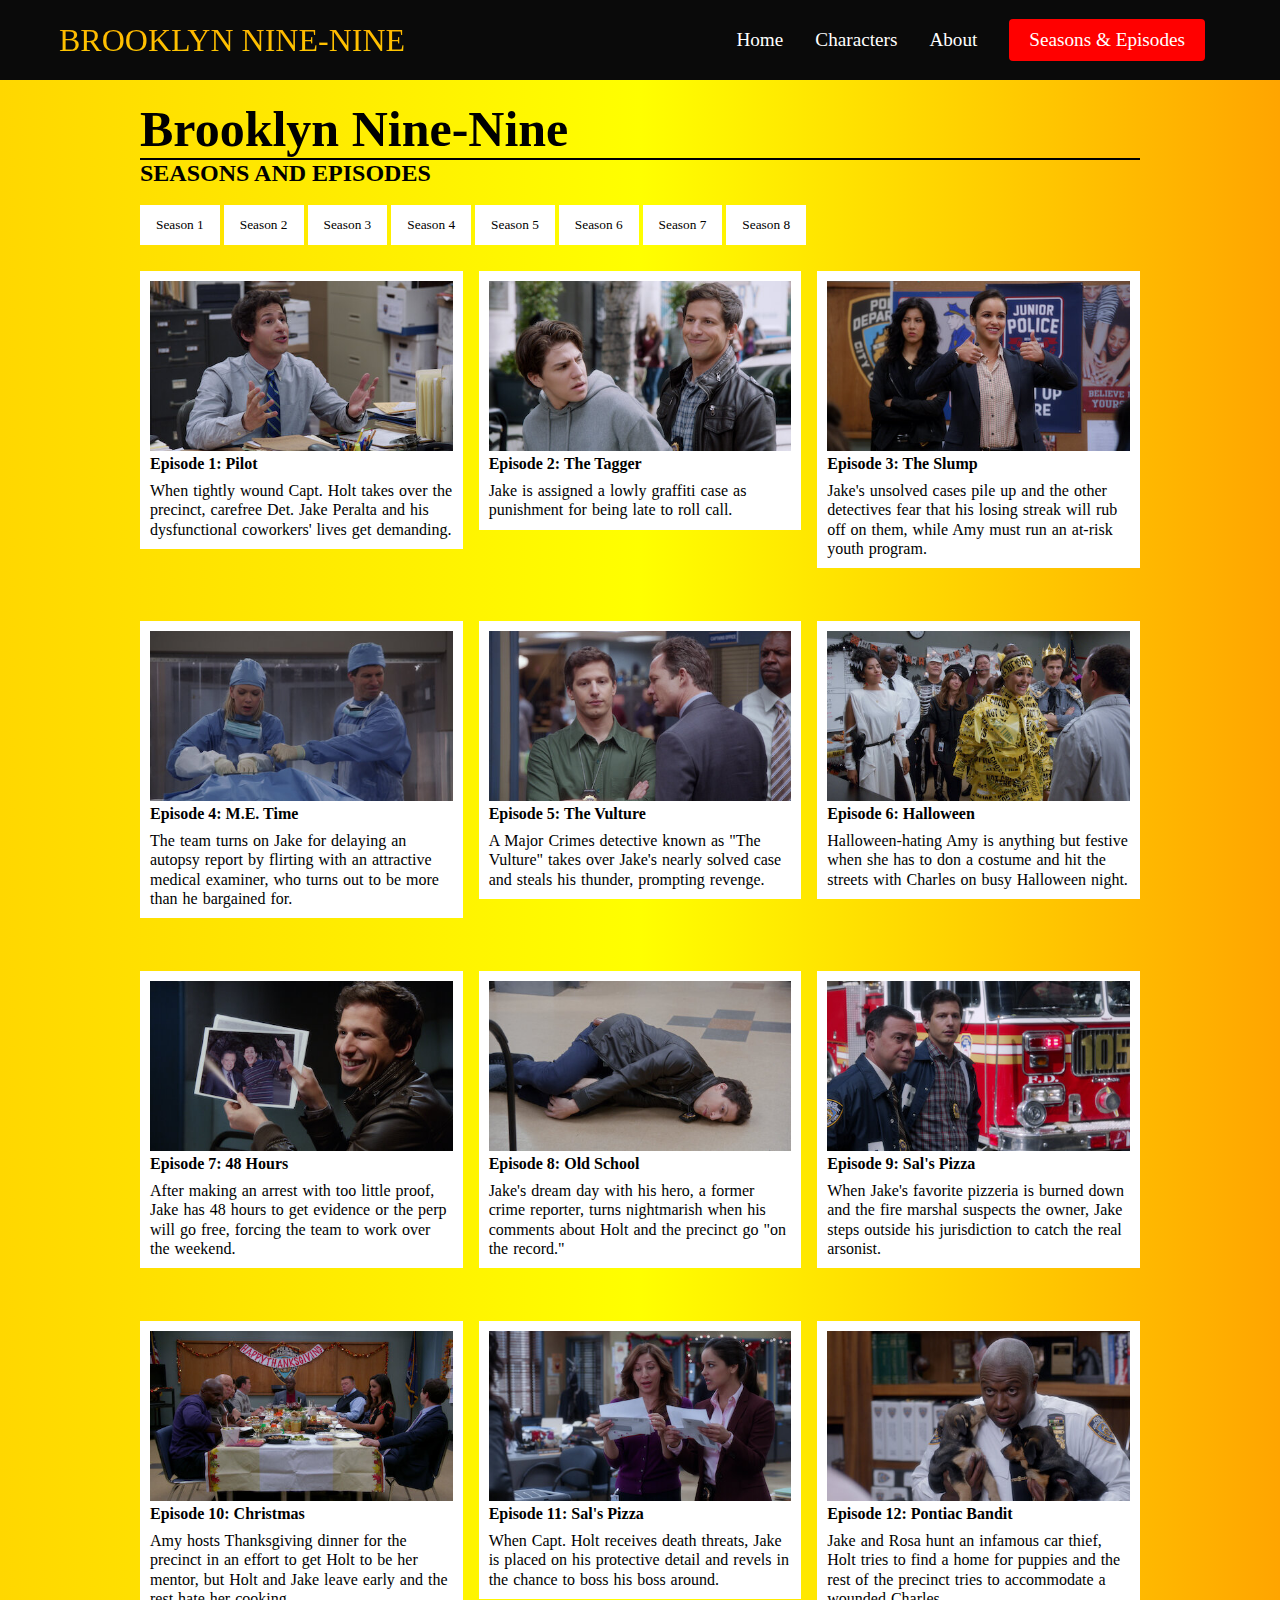
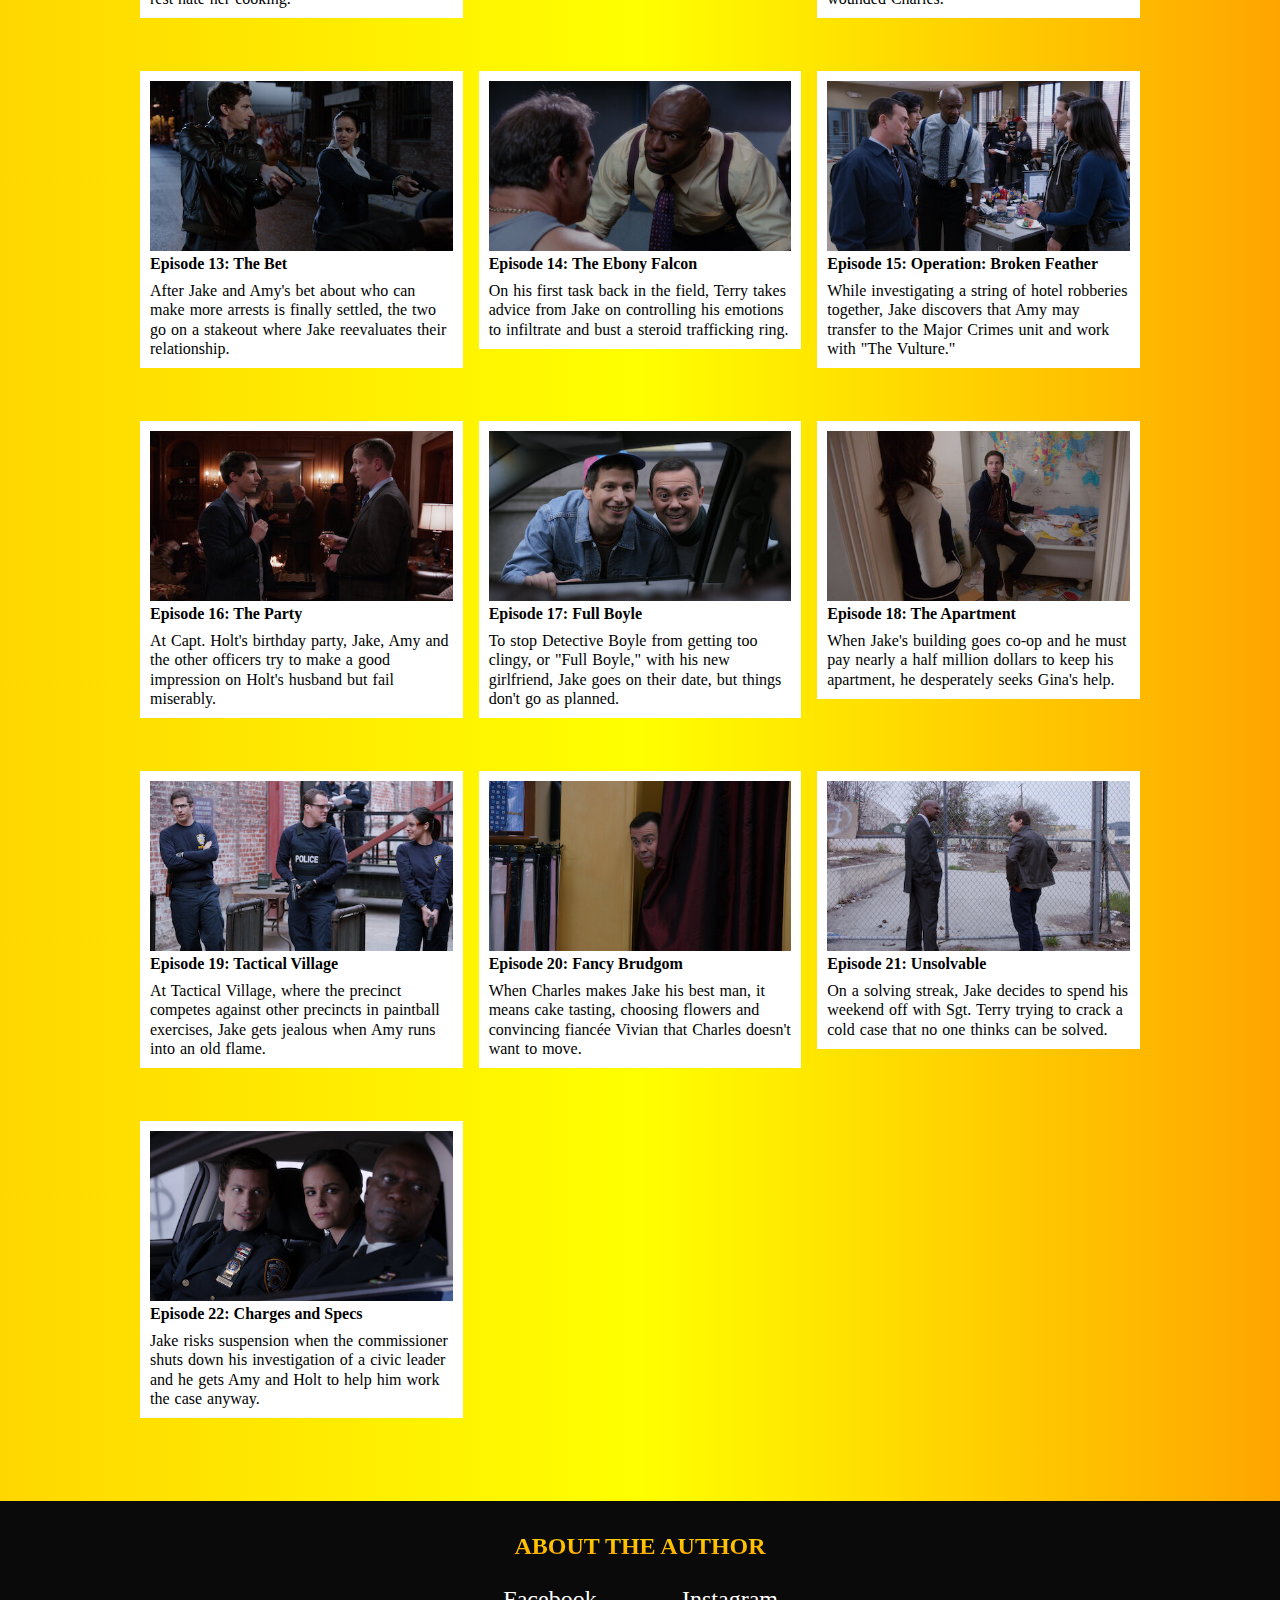
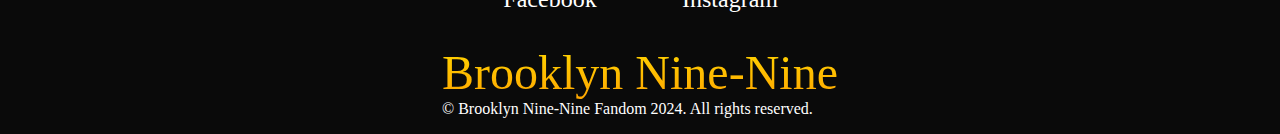
<file: series.html>
<!DOCTYPE html>
<html lang="en">
<head>
    <meta charset="UTF-8">
    <meta name="viewport" content="width=device-width, initial-scale=1.0">
    <title>BROOKLYN NINE-NINE FANDOM</title>
    <link rel="stylesheet" href="series_design.css">
    <link rel="icon" type="image/x-icon" href="images/b99.png">
</head>

<body>
    <nav class="navbar">
        <div class="navbar__container">
            <a href="about.html" id="navbar__logo">BROOKLYN NINE-NINE</a>
            <div class="navbar__toggle" id="mobile-menu">
                <span class="bar"></span>
                <span class="bar"></span>
                <span class="bar"></span>
            </div>
            <ul class="navbar__menu">
                <li class="navbar__item">
                    <a href="index.html" class="navbar__links">Home</a>
                </li>
                <li class="navbar__item">
                    <a href="info.html" class="navbar__links">Characters</a>
                </li>
                <li class="navbar__item">
                    <a href="about.html" class="navbar__links">About</a>
                </li>
                <li class="navbar__btn">
                    <a href="series.html" class="button">Seasons & Episodes</a>
                </li>
            </ul>
        </div>
    </nav>

<div class="main">
    <div class="first">
        
        <button onclick="topFunction()" id="topbtn" title="Go to top">Top</button>

        <h1>Brooklyn Nine-Nine</h1>
        <hr style="height: 2px; border-width: 0; color: black; background-color: black">

        <h2>SEASONS AND EPISODES</h2>
        <br>

        <div id="myBtnContainer">
            <button class="btn" onclick="filterSelection('s1')">Season 1</button>
            <button class="btn" onclick="filterSelection('s2')">Season 2</button>
            <button class="btn" onclick="filterSelection('s3')">Season 3</button>
            <button class="btn" onclick="filterSelection('s4')">Season 4</button>
            <button class="btn" onclick="filterSelection('s5')">Season 5</button>
            <button class="btn" onclick="filterSelection('s6')">Season 6</button>
            <button class="btn" onclick="filterSelection('s7')">Season 7</button>
            <button class="btn" onclick="filterSelection('s8')">Season 8</button>
        </div>

<!--Season 1-->      
        <div class="row">
            <div class="column s1">
                <div class="content">
                    <img src="images2/ep1.jpg" alt="ep1" style="width:100%">
                    <h4>Episode 1: Pilot</h4>
                    <p>When tightly wound Capt. Holt takes over the precinct, carefree Det. Jake Peralta and his dysfunctional coworkers' lives get demanding.</p>
                </div>
            </div>
            <div class="column s1">
                <div class="content">
                    <img src="images2/ep2.jpg" alt="ep2" style="width:100%">
                    <h4>Episode 2: The Tagger</h4>
                    <p>Jake is assigned a lowly graffiti case as punishment for being late to roll call.</p>
                </div>
            </div>
            <div class="column s1">
                <div class="content">
                    <img src="images2/ep3.jpg" alt="ep3" style="width:100%">
                    <h4>Episode 3: The Slump</h4>
                    <p>Jake's unsolved cases pile up and the other detectives fear that his losing streak will rub off on them, while Amy must run an at-risk youth program.</p>
                </div>
            </div>
            <div class="column s1">
                <div class="content">
                    <img src="images2/ep4.jpg" alt="ep4" style="width:100%">
                    <h4>Episode 4: M.E. Time</h4>
                    <p>The team turns on Jake for delaying an autopsy report by flirting with an attractive medical examiner, who turns out to be more than he bargained for.</p>
                </div>
            </div>
            <div class="column s1">
                <div class="content">
                    <img src="images2/ep5.jpg" alt="ep5" style="width:100%">
                    <h4>Episode 5: The Vulture</h4>
                    <p>A Major Crimes detective known as "The Vulture" takes over Jake's nearly solved case and steals his thunder, prompting revenge.</p>
                </div>
            </div>
            <div class="column s1">
                <div class="content">
                    <img src="images2/ep6.jpg" alt="ep6" style="width:100%">
                    <h4>Episode 6: Halloween</h4>
                    <p>Halloween-hating Amy is anything but festive when she has to don a costume and hit the streets with Charles on busy Halloween night.</p>
                </div>
            </div>
            <div class="column s1">
                <div class="content">
                    <img src="images2/ep7.jpg" alt="ep7" style="width:100%">
                    <h4>Episode 7: 48 Hours</h4>
                    <p>After making an arrest with too little proof, Jake has 48 hours to get evidence or the perp will go free, forcing the team to work over the weekend.</p>
                </div>
            </div>
            <div class="column s1">
                <div class="content">
                    <img src="images2/ep8.jpg" alt="ep8" style="width:100%">
                    <h4>Episode 8: Old School</h4>
                    <p>Jake's dream day with his hero, a former crime reporter, turns nightmarish when his comments about Holt and the precinct go "on the record."</p>
                </div>
            </div>
            <div class="column s1">
                <div class="content">
                    <img src="images2/ep9.jpg" alt="ep9" style="width:100%">
                    <h4>Episode 9: Sal's Pizza</h4>
                    <p>When Jake's favorite pizzeria is burned down and the fire marshal suspects the owner, Jake steps outside his jurisdiction to catch the real arsonist.</p>
                </div>
            </div>
            <div class="column s1">
                <div class="content">
                    <img src="images2/ep10.jpg" alt="ep10" style="width:100%">
                    <h4>Episode 10: Christmas</h4>
                    <p>Amy hosts Thanksgiving dinner for the precinct in an effort to get Holt to be her mentor, but Holt and Jake leave early and the rest hate her cooking.</p>
                </div>
            </div>
            <div class="column s1">
                <div class="content">
                    <img src="images2/ep11.jpg" alt="ep11" style="width:100%">
                    <h4>Episode 11: Sal's Pizza</h4>
                    <p>When Capt. Holt receives death threats, Jake is placed on his protective detail and revels in the chance to boss his boss around.</p>
                </div>
            </div>
            <div class="column s1">
                <div class="content">
                    <img src="images2/ep12.jpg" alt="ep12" style="width:100%">
                    <h4>Episode 12: Pontiac Bandit</h4>
                    <p>Jake and Rosa hunt an infamous car thief, Holt tries to find a home for puppies and the rest of the precinct tries to accommodate a wounded Charles.</p>
                </div>
            </div>
            <div class="column s1">
                <div class="content">
                    <img src="images2/ep13.jpg" alt="ep13" style="width:100%">
                    <h4>Episode 13: The Bet</h4>
                    <p>After Jake and Amy's bet about who can make more arrests is finally settled, the two go on a stakeout where Jake reevaluates their relationship.</p>
                </div>
            </div>
            <div class="column s1">
                <div class="content">
                    <img src="images2/ep14.jpg" alt="ep14" style="width:100%">
                    <h4>Episode 14: The Ebony Falcon</h4>
                    <p>On his first task back in the field, Terry takes advice from Jake on controlling his emotions to infiltrate and bust a steroid trafficking ring.</p>
                </div>
            </div>
            <div class="column s1">
                <div class="content">
                    <img src="images2/ep15.jpg" alt="ep15" style="width:100%">
                    <h4>Episode 15: Operation: Broken Feather</h4>
                    <p>While investigating a string of hotel robberies together, Jake discovers that Amy may transfer to the Major Crimes unit and work with "The Vulture."</p>
                </div>
            </div>
            <div class="column s1">
                <div class="content">
                    <img src="images2/ep16.jpg" alt="ep16" style="width:100%">
                    <h4>Episode 16: The Party</h4>
                    <p>At Capt. Holt's birthday party, Jake, Amy and the other officers try to make a good impression on Holt's husband but fail miserably.</p>
                </div>
            </div>
            <div class="column s1">
                <div class="content">
                    <img src="images2/ep17.jpg" alt="ep17" style="width:100%">
                    <h4>Episode 17: Full Boyle</h4>
                    <p>To stop Detective Boyle from getting too clingy, or "Full Boyle," with his new girlfriend, Jake goes on their date, but things don't go as planned.</p>
                </div>
            </div>
            <div class="column s1">
                <div class="content">
                    <img src="images2/ep18.jpg" alt="ep18" style="width:100%">
                    <h4>Episode 18: The Apartment</h4>
                    <p>When Jake's building goes co-op and he must pay nearly a half million dollars to keep his apartment, he desperately seeks Gina's help.</p>
                </div>
            </div>
            <div class="column s1">
                <div class="content">
                    <img src="images2/ep19.jpg" alt="ep19" style="width:100%">
                    <h4>Episode 19: Tactical Village</h4>
                    <p>At Tactical Village, where the precinct competes against other precincts in paintball exercises, Jake gets jealous when Amy runs into an old flame.
                </div>
            </div>
            <div class="column s1">
                <div class="content">
                    <img src="images2/ep20.jpg" alt="ep20" style="width:100%">
                    <h4>Episode 20: Fancy Brudgom</h4>
                    <p>When Charles makes Jake his best man, it means cake tasting, choosing flowers and convincing fiancée Vivian that Charles doesn't want to move.</p>
                </div>
            </div>
            <div class="column s1">
                <div class="content">
                    <img src="images2/ep21.jpg" alt="ep21" style="width:100%">
                    <h4>Episode 21: Unsolvable</h4>
                    <p>On a solving streak, Jake decides to spend his weekend off with Sgt. Terry trying to crack a cold case that no one thinks can be solved.</p>
                </div>
            </div>
            <div class="column s1">
                <div class="content">
                    <img src="images2/ep22.jpg" alt="ep22" style="width:100%">
                    <h4>Episode 22: Charges and Specs</h4>
                    <p>Jake risks suspension when the commissioner shuts down his investigation of a civic leader and he gets Amy and Holt to help him work the case anyway.</p>
                </div>
            </div>

<!--Season 2-->      
            <div class="column s2">
                <div class="content">
                    <img src="images2/s2ep1.jpg" alt="ep1" style="width:100%">
                    <h4>Episode 1: Undercover</h4>
                    <p>When Jake discovers that a mobster escaped his otherwise successful sting, he enlists Charles to help track him down, which worries Gina.</p>
                </div>
            </div>
            <div class="column s2">
                <div class="content">
                    <img src="images2/s2ep2.jpg" alt="ep2" style="width:100%">
                    <h4>Episode 2: Chocolate Milk</h4>
                    <p>Holt's nemesis heads the precinct inspection, while Terry readies for his vasectomy and Charles needs a date for his ex-wife's engagement party.</p>
                </div>
            </div>
            <div class="column s2">
                <div class="content">
                    <img src="images2/s2ep3.jpg" alt="ep3" style="width:100%">
                    <h4>Episode 3: The Jimmy Jab Games</h4>
                    <p>When a motorcade detail is delayed, it leads to a wacky competition, and Charles must get an incriminating videotape from Hitchcock.</p>
                </div>
            </div>
            <div class="column s2">
                <div class="content">
                    <img src="images2/s2ep4.jpg" alt="ep4" style="width:100%">
                    <h4>Episode 4: Halloween II</h4>
                    <p>For their annual Halloween wager, Jake bets Holt that he can steal his watch before midnight, and Gina gets kicked off her dance squad, Floorgasm.</p>
                </div>
            </div>
            <div class="column s2">
                <div class="content">
                    <img src="images2/s2ep5.jpg" alt="ep5" style="width:100%">
                    <h4>Episode 5: The Mole</h4>
                    <p>Holt and Jake search for a mole in the precinct, and Terry and Rosa visit a silent disco to find "Giggle Pig" dealers.</p>
                </div>
            </div>
            <div class="column s2">
                <div class="content">
                    <img src="images2/s2ep6.jpg" alt="ep6" style="width:100%">
                    <h4>Episode 6: Jake and Sophia</h4>
                    <p>Jake is attracted to a woman he soon discovers is the attorney for a perp he's after, and Rosa gets Amy to run for union rep to replace Scully.</p>
                </div>
            </div>
            <div class="column s2">
                <div class="content">
                    <img src="images2/s2ep7.jpg" alt="ep7" style="width:100%">
                    <h4>Episode 7: Lockdown</h4>
                    <p>When the precinct goes into lockdown on Thanksgiving night, it's up to Jake to keep morale high, even as things spiral out of control.</p>
                </div>
            </div>
            <div class="column s2">
                <div class="content">
                    <img src="images2/s2ep8.jpg" alt="ep8" style="width:100%">
                    <h4>Episode 8: USPIS</h4>
                    <p>To catch a drug dealer, Jake and Charles must team up with an incompetent Postal Service investigator. Meanwhile, the team helps Amy quit smoking.</p>
                </div>
            </div>
            <div class="column s2">
                <div class="content">
                    <img src="images2/s2ep9.jpg" alt="ep9" style="width:100%">
                    <h4>Episode 9: The Road Trip</h4>
                    <p>When Jake and Amy have to stay overnight at a hotel for a case, Jake invites Sophia and Amy's boyfriend Teddy over, but the move backfires.</p>
                </div>
            </div>
            <div class="column s2">
                <div class="content">
                    <img src="images2/s2ep10.jpg" alt="ep10" style="width:100%">
                    <h4>Episode 10: The Pontiac Bandit Returns</h4>
                    <p>Jake and Rosa catch the Pontiac Bandit, who could lead them to the Giggle Pig kingpin. Charles and Gina worry about their parents getting close.</p>
                </div>
            </div>
            <div class="column s2">
                <div class="content">
                    <img src="images2/s2ep11.jpg" alt="ep11" style="width:100%">
                    <h4>Episode 11: Stakeout</h4>
                    <p>Jake and Charles go on a stakeout that lasts way too long, and Terry writes a book for his daughters that angers Amy and Gina.</p>
                </div>
            </div>
            <div class="column s2">
                <div class="content">
                    <img src="images2/s2ep12.jpg" alt="ep12" style="width:100%">
                    <h4>Episode 12: Beach House</h4>
                    <p>Jake ruins the precinct's annual beach house getaway when he's pressured into bringing Captain Holt. Gina wants to see "six-drink Amy."</p>
                </div>
            </div>
            <div class="column s2">
                <div class="content">
                    <img src="images2/s2ep13.jpg" alt="ep13" style="width:100%">
                    <h4>Episode 13: Payback</h4>
                    <p>Jake has to go to great lengths to keep a secret about Terry from the rest of the precinct, and Amy finally gets to partner up with Captain Holt.</p>
                </div>
            </div>
            <div class="column s2">
                <div class="content">
                    <img src="images2/s2ep14.jpg" alt="ep14" style="width:100%">
                    <h4>Episode 14: The Defense Rests</h4>
                    <p>When his relationship with Sophia gets in the way of her work, Jake tries to help, Wuntch needs Holt's help, and Charles wants Gina's blessing.</p>
                </div>
            </div>
            <div class="column s2">
                <div class="content">
                    <img src="images2/s2ep15.jpg" alt="ep15" style="width:100%">
                    <h4>Episode 15: Windbreaker City</h4>
                    <p>The Nine-Nine is invited to a terrorist training drill with Homeland Security, but the precinct's role as hostages doesn't go over so well.</p>
                </div>
            </div>
            <div class="column s2">
                <div class="content">
                    <img src="images2/s2ep16.jpg" alt="ep16" style="width:100%">
                    <h4>Episode 16: The Wednesday Incident</h4>
                    <p>Jake is determined to prove that he's not to blame for Holt's bad mood, and when Charles catches a notorious bank robber, nobody believes him.</p>
                </div>
            </div>
            <div class="column s2">
                <div class="content">
                    <img src="images2/s2ep17.jpg" alt="ep17" style="width:100%">
                    <h4>Episode 17: Boyle-Linetti Wedding</h4>
                    <p>It's wedding day for Charles and Gina's parents, and everyone in the squad is given duties; but Jake and Gina get distracted, and Terry has troubles.</p>
                </div>
            </div>
            <div class="column s2">
                <div class="content">
                    <img src="images2/s2ep18.jpg" alt="ep18" style="width:100%">
                    <h4>Episode 18: Captain Peralta</h4>
                    <p>When Jake's absentee father visits, Charles suspects he's up to no good. Holt throws down a brain twister challenge.</p>
                </div>
            </div>
            <div class="column s2">
                <div class="content">
                    <img src="images2/s2ep19.jpg" alt="ep19" style="width:100%">
                    <h4>Episode 19: Sabotage</h4>
                    <p>Jake and Rosa catch the Pontiac Bandit, who could lead them to the Giggle Pig kingpin. Charles and Gina worry about their parents getting close.</p>
                </div>
            </div>
            <div class="column s2">
                <div class="content">
                    <img src="images2/s2ep20.jpg" alt="ep20" style="width:100%">
                    <h4>Episode 20: AC/DC</h4>
                    <p>Terry forces Jake to take time off after he's injured chasing a perp, and Holt and Rosa go on an awkward double date with their significant others.</p>
                </div>
            </div>
            <div class="column s2">
                <div class="content">
                    <img src="images2/s2ep21.jpg" alt="ep21" style="width:100%">
                    <h4>Episode 21: Det. Dave Majors</h4>
                    <p>Jake gets jealous over another detective's romantic interest in Amy, and Terry is tempted to accept a job at a private security firm.</p>
                </div>
            </div>
            <div class="column s2">
                <div class="content">
                    <img src="images2/s2ep22.jpg" alt="ep22" style="width:100%">
                    <h4>Episode 22: The Chopper</h4>
                    <p>Holt worries Jake is being set up to fail when Wuntch green lights his dream assignment, and Terry hosts a field trip for a magnet school.</p>
                </div>
            </div>
            <div class="column s2">
                <div class="content">
                    <img src="images2/s2ep23.jpg" alt="ep23" style="width:100%">
                    <h4>Episode 23: Johnny and Dora</h4>
                    <p>Jake and Amy go undercover to catch an infamous identity thief, and the squad is rocked by an unexpected farewell.</p>
                </div>
            </div>

<!--Season 3-->
            <div class="column s3">
                <div class="content">
                    <img src="images2/s3ep1.jpg" alt="ep1" style="width:100%">
                    <h4>Episode 1: New Captain</h4>
                    <p>The precinct's new captain makes an unforgettable first impression. Jake and Amy try to keep their budding romance under wraps.</p>
                </div>
            </div>
            <div class="column s3">
                <div class="content">
                    <img src="images2/s3ep2.jpg" alt="ep2" style="width:100%">
                    <h4>Episode 2: The Funeral</h4>
                    <p>Another shakeup at the precinct spells trouble for Jake and Amy, while a string of disappointments sends Holt into a downward spiral.</p>
                </div>
            </div>
            <div class="column s3">
                <div class="content">
                    <img src="images2/s3ep3.jpg" alt="ep3" style="width:100%">
                    <h4>Episode 3: Boyle's Hunch</h4>
                    <p>A smitten Boyle vows to get a fellow foodie out of prison by proving her innocence. Holt's bid to boost cops' public image sparks a backlash.</p>
                </div>
            </div>
            <div class="column s3">
                <div class="content">
                    <img src="images2/s3ep4.jpg" alt="ep4" style="width:100%">
                    <h4>Episode 4: The Oolong Slayer</h4>
                    <p>While Jake and Holt secretly team up to hunt for a serial killer, Amy and Rosa seek revenge for a sexist assignment.</p>
                </div>
            </div>
            <div class="column s3">
                <div class="content">
                    <img src="images2/s3ep5.jpg" alt="ep5" style="width:100%">
                    <h4>Episode 5: Halloween Part III</h4>
                    <p>For their annual Halloween heist, Jake and Holt draft teams and compete to steal a crown. But Amy's divided loyalties leave her out in the cold.</p>
                </div>
            </div>
            <div class="column s3">
                <div class="content">
                    <img src="images2/s3ep6.jpg" alt="ep6" style="width:100%">
                    <h4>Episode 6: Into the Woods</h4>
                    <p>Jake and Charles whisk Terry away for an ill-fated camping trip, while Holt helps Rosa with a dilemma, and Amy tries to cash in on an old invention.</p>
                </div>
            </div>
            <div class="column s3">
                <div class="content">
                    <img src="images2/s3ep7.jpg" alt="ep7" style="width:100%">
                    <h4>Episode 7: The Mattress</h4>
                    <p>A lovers' spat leads to trouble on the job as Jake and Amy chase down a new street drug. A parking mishap drives a wedge between Holt and Boyle.</p>
                </div>
            </div>
            <div class="column s3">
                <div class="content">
                    <img src="images2/s3ep8.jpg" alt="ep8" style="width:100%">
                    <h4>Episode 8: Ava</h4>
                    <p>Jake jumps into action when Terry's wife goes into labor at the precinct. Meanwhile, an Internet outage forces the team to go old-school.</p>
                </div>
            </div>
            <div class="column s3">
                <div class="content">
                    <img src="images2/s3ep9.jpg" alt="ep9" style="width:100%">
                    <h4>Episode 9: The Swedes</h4>
                    <p>Tensions flare as Jake and Rosa work a case with two peculiar Swedish cops. Neil deGrasse Tyson drops by to help Gina prepare for a big test.</p>
                </div>
            </div>
            <div class="column s3">
                <div class="content">
                    <img src="images2/s3ep10.jpg" alt="ep10" style="width:100%">
                    <h4>Episode 10: Yippie Kayak</h4>
                    <p>A last-minute Christmas shopping trip lands Jake, Gina and Charles in the middle of a "Die Hard"-like hostage crisis.</p>
                </div>
            </div>
            <div class="column s3">
                <div class="content">
                    <img src="images2/s3ep11.jpg" alt="ep11" style="width:100%">
                    <h4>Episode 11: Hostage Situation</h4>
                    <p>Boyle tries to recover some sensitive cargo held hostage by his ruthless ex-wife. Amy injures Terry at the worst possible moment.</p>
                </div>
            </div>
            <div class="column s3">
                <div class="content">
                    <img src="images2/s3ep12.jpg" alt="ep12" style="width:100%">
                    <h4>Episode 12: 9 Days</h4>
                    <p>An illness leaves Jake and Holt quarantined and delusional as they try to solve a cold case. Terry discovers running the precinct is messy work.</p>
                </div>
            </div>
            <div class="column s3">
                <div class="content">
                    <img src="images2/s3ep13.jpg" alt="ep13" style="width:100%">
                    <h4>Episode 13: The Cruise</h4>
                    <p>Jake and Amy embark on a romantic cruise, only to find an old adversary aboard. Holt braces for a visit from his melodramatic sister.</p>
                </div>
            </div>
            <div class="column s3">
                <div class="content">
                    <img src="images2/s3ep14.jpg" alt="ep14" style="width:100%">
                    <h4>Episode 14: Karen Peralta</h4>
                    <p>Amy gears up to meet Jake's mother on his birthday, but the celebration takes an unexpected turn. New body cameras prove embarrassing for Boyle.</p>
                </div>
            </div>
            <div class="column s3">
                <div class="content">
                    <img src="images2/s3ep15.jpg" alt="ep15" style="width:100%">
                    <h4>Episode 15: The 9-8</h4>
                    <p>Sparks fly when a neighboring precinct moves in with the Nine-Nine. Jake's reunion with an old partner yields an unhappy surprise.</p>
                </div>
            </div>
            <div class="column s3">
                <div class="content">
                    <img src="images2/s3ep16.jpg" alt="ep16" style="width:100%">
                    <h4>Episode 16: House Mouses</h4>
                    <p>Jake persuades Scully and Hitchcock to take over a drug bust so he can help out with a "celebrity" matter. But neither case is what the team expected.</p>
                </div>
            </div>
            <div class="column s3">
                <div class="content">
                    <img src="images2/s3ep17.jpg" alt="ep17" style="width:100%">
                    <h4>Episode 17: Adrian Pimento</h4>
                    <p>A cop fresh off an undercover stint with the mob has trouble readjusting to precinct life. Boyle's culinary exploits trigger a janitorial standoff.</p>
                </div>
            </div>
            <div class="column s3">
                <div class="content">
                    <img src="images2/s3ep18.jpg" alt="ep18" style="width:100%">
                    <h4>Episode 18: Cheddar</h4>
                    <p>Jake and Amy volunteer to house-sit for Holt, with disastrous results. The chemistry between Rosa and Pimento heats up.</p>
                </div>
            </div>
            <div class="column s3">
                <div class="content">
                    <img src="images2/s3ep19.jpg" alt="ep19" style="width:100%">
                    <h4>Episode 19: Terry Kitties</h4>
                    <p>An adorable special delivery reminds Terry of an unsolved case that's haunted him for years. With Jake's help, he sets out to finally crack it.</p>
                </div>
            </div>
            <div class="column s3">
                <div class="content">
                    <img src="images2/s3ep20.jpg" alt="ep20" style="width:100%">
                    <h4>Episode 20: Paranoia</h4>
                    <p>A whirlwind engagement sends the gang scrambling to throw twin bachelor and bachelorette parties. But the night of revelry takes an unexpected turn.</p>
                </div>
            </div>
            <div class="column s3">
                <div class="content">
                    <img src="images2/s3ep21.jpg" alt="ep21" style="width:100%">
                    <h4>Episode 21: Maximum Security</h4>
                    <p>To root out the crooked FBI agent who targeted Pimento, the team stages an elaborate fake funeral and sends Amy on a risky undercover mission.</p>
                </div>
            </div>
            <div class="column s3">
                <div class="content">
                    <img src="images2/s3ep22.jpg" alt="ep22" style="width:100%">
                    <h4>Episode 22: The Bureau</h4>
                    <p>With help from an old friend of Holt's, the gang sneaks into the FBI to find dirt on the double agent. An inmate puts Charles in an awkward position.</p>
                </div>
            </div>
            <div class="column s3">
                <div class="content">
                    <img src="images2/s3ep23.jpg" alt="ep23" style="width:100%">
                    <h4>Episode 23: Greg and Larry</h4>
                    <p>Jake and the team scour the hospital for a captive Captain Holt, while Amy and Charles book it back to New York to help their friends.</p>
                </div>
            </div>

<!--Season 4-->
            <div class="column s4">
                <div class="content">
                    <img src="images2/s4ep1.jpg" alt="ep1" style="width:100%">
                    <h4>Episode 1: Coral Palms: Part 1</h4>
                    <p>Still under threat from the murderous Jimmy Figgis, Jake and Holt adapt to their new lives as Floridians under the Witness Protection Program.</p>
                </div>
            </div>
            <div class="column s4">
                <div class="content">
                    <img src="images2/s4ep2.jpg" alt="ep2" style="width:100%">
                    <h4>Episode 2: Coral Palms: Part 2</h4>
                    <p>An attempt to purchase guns under their new identities leads to trouble for Jake and Holt. Back at the Nine-Nine, new captain C.J. runs a loose ship.</p>
                </div>
            </div>
            <div class="column s4">
                <div class="content">
                    <img src="images2/s4ep3.jpg" alt="ep3" style="width:100%">
                    <h4>Episode 3: Coral Palms: Part 3</h4>
                    <p>Amy and the squad race to Florida to help Jake and Holt. The reunified Nine-Nine devises a plan to lure Jimmy Figgis into the Fun Zone.</p>
                </div>
            </div>
            <div class="column s4">
                <div class="content">
                    <img src="images2/s4ep4.jpg" alt="ep4" style="width:100%">
                    <h4>Episode 4: The Night Shift</h4>
                    <p>Charles decides to spend more time with his son Nikolaj. A now-partnerless Jake encounters tourist Jess Day in his quest to nab a thief.</p>
                </div>
            </div>
            <div class="column s4">
                <div class="content">
                    <img src="images2/s4ep5.jpg" alt="ep5" style="width:100%">
                    <h4>Episode 5: Halloween IV</h4>
                    <p>Charles becomes an unlikely commodity as the precinct holds another heist to decide who truly deserves the title of Ultimate Detective Slash Genius.</p>
                </div>
            </div>
            <div class="column s4">
                <div class="content">
                    <img src="images2/s4ep6.jpg" alt="ep6" style="width:100%">
                    <h4>Episode 6: Monster in the Closet</h4>
                    <p>Amy goes into wedding-planning overdrive after Rosa and a freshly resurfaced Pimento decide to get married in just 14 hours' time.</p>
                </div>
            </div>
            <div class="column s4">
                <div class="content">
                    <img src="images2/s4ep7.jpg" alt="ep7" style="width:100%">
                    <h4>Episode 7: Mr. Santiago</h4>
                    <p>As Thanksgiving approaches, a nervous Jake prepares to impress Amy's retired-cop father by researching his likes and compiling them in a cheat binder.</p>
                </div>
            </div>
            <div class="column s4">
                <div class="content">
                    <img src="images2/s4ep8.jpg" alt="ep8" style="width:100%">
                    <h4>Episode 8: Skyfire Cycle</h4>
                    <p>Terry is all nerves when the precinct takes a case involving his lifelong idol, fantasy author D.C. Parlov. Kevin and Holt fight over a math puzzle.</p>
                </div>
            </div>
            <div class="column s4">
                <div class="content">
                    <img src="images2/s4ep9.jpg" alt="ep9" style="width:100%">
                    <h4>Episode 9: The Overmining</h4>
                    <p>After C.J. loses important evidence, Holt convinces Jake to help him recover it. Tasked with saving power, Terry battles Gina over her space heater.</p>
                </div>
            </div>
            <div class="column s4">
                <div class="content">
                    <img src="images2/s4ep10.jpg" alt="ep10" style="width:100%">
                    <h4>Episode 10: Captain Latvia</h4>
                    <p>The squad competes against the MTA Police in a holiday singing contest. Jake and Charles attempt to track down Nikolaj's favorite toy for Christmas.</p>
                </div>
            </div>
            <div class="column s4">
                <div class="content">
                    <img src="images2/s4ep11.jpg" alt="ep11" style="width:100%">
                    <h4>Episode 11: The Fugitive: Part 1</h4>
                    <p>When a prison-van escape sets nine convicts loose in the city, Jake and Amy compete to see who can bring in the most fugitives.</p>
                </div>
            </div>
            <div class="column s4">
                <div class="content">
                    <img src="images2/s4ep12.jpg" alt="ep12" style="width:100%">
                    <h4>Episode 12: The Fugitive: Part 2</h4>
                    <p>The effort to capture prison escapees continues. Jake teams up with an unlikely ally who's related to one of the convicts.</p>
                </div>
            </div>
            <div class="column s4">
                <div class="content">
                    <img src="images2/s4ep13.jpg" alt="ep13" style="width:100%">
                    <h4>Episode 13: The Audit</h4>
                    <p>Due to low crime rates, Brooklyn decides to close one of its precincts. The future of the Nine-Nine depends on an audit conducted by Amy's boring ex.</p>
                </div>
            </div>
            <div class="column s4">
                <div class="content">
                    <img src="images2/s4ep14.jpg" alt="ep14" style="width:100%">
                    <h4>Episode 14: Serve & Protect</h4>
                    <p>Jake and Rosa tackle a case of a missing laptop on the set of a long-running TV police procedural. Terry's vengeful ex takes over the audit.</p>
                </div>
            </div>
            <div class="column s4">
                <div class="content">
                    <img src="images2/s4ep15.jpg" alt="ep15" style="width:100%">
                    <h4>Episode 15: The Last Ride</h4>
                    <p>The squad learns it's dangerously close to being shut down. Jake and Charles go out on one last case that quickly escalates into a major drug bust.</p>
                </div>
            </div>
            <div class="column s4">
                <div class="content">
                    <img src="images2/s4ep16.jpg" alt="ep16" style="width:100%">
                    <h4>Episode 16: Moo Moo</h4>
                    <p>After getting stopped and mistreated by an unfamiliar cop, Terry receives some disappointing advice from Holt about how to handle the profiling.</p>
                </div>
            </div>
            <div class="column s4">
                <div class="content">
                    <img src="images2/s4ep17.jpg" alt="ep17" style="width:100%">
                    <h4>Episode 17: Cop-Con</h4>
                    <p>Eager to blow off steam, the squad tries to keep Holt in the dark as they throw a secret party during a police convention in upstate New York.</p>
                </div>
            </div>
            <div class="column s4">
                <div class="content">
                    <img src="images2/s4ep18.jpg" alt="ep18" style="width:100%">
                    <h4>Episode 18: Chasing Amy</h4>
                    <p>Jake and Rosa go on a search mission after a stressed-out Amy disappears on the day of her sergeant's exam. Gina inherits a Boyle family heirloom.</p>
                </div>
            </div>
            <div class="column s4">
                <div class="content">
                    <img src="images2/s4ep19.jpg" alt="ep19" style="width:100%">
                    <h4>Episode 19: Your Honor</h4>
                    <p>While looking into a break-in at Holt's mother's house, Jake discovers a secret she's been keeping from her son. The squad remodels the break room.</p>
                </div>
            </div>
            <div class="column s4">
                <div class="content">
                    <img src="images2/s4ep20.jpg" alt="ep20" style="width:100%">
                    <h4>Episode 20: The Slaughterhouse</h4>
                    <p>A drug case leads Jake and Rosa to an investigation conducted by their shared idol, Lt. Hawkins, who indicates she may have a job for one of them.</p>
                </div>
            </div>
            <div class="column s4">
                <div class="content">
                    <img src="images2/s4ep21.jpg" alt="ep21" style="width:100%">
                    <h4>Episode 21: The Bank Job</h4>
                    <p>Jake and Rosa call for backup from Holt and Pimento after their search for bank robbers turns dangerous. Boyle disapproves of Gina's new boyfriend.</p>
                </div>
            </div>
            <div class="column s4">
                <div class="content">
                    <img src="images2/s4ep22.jpg" alt="ep22" style="width:100%">
                    <h4>Episode 22: Crime & Punishment</h4>
                    <p>When Jake and Rosa find themselves framed for a crime they didn't commit, the squad must cook up an exceptionally creative solution.</p>
                </div>
            </div>

<!--Season 5-->
            <div class="column s5">
                <div class="content">
                    <img src="images/s5ep1.jpg" alt="ep1" style="width:100%">
                    <h4>Episode 1: The Big House, Pt. 1</h4>
                    <p>Stuck behind bars, Jake lands in trouble over some delicious contraband. Fellow inmate Rosa keeps Holt and Terry busy with a never-ending to-do list.</p>
                </div>
            </div>
            <div class="column s5">
                <div class="content">
                    <img src="images/s5ep2.jpg" alt="ep2" style="width:100%">
                    <h4>Episode 2: The Big House, Pt. 2</h4>
                    <p>As the squad looks for ways to implicate the corrupt Lt. Hawkins, Jake puts his detective skills to work with help from his affable cannibal cellmate.</p>
                </div>
            </div>
            <div class="column s5">
                <div class="content">
                    <img src="images/s5ep3.jpg" alt="ep3" style="width:100%">
                    <h4>Episode 3: Kicks</h4>
                    <p>Freed from prison and back on duty, Jake hunts for a sneaker thief under Holt's watchful eye. Meanwhile, Rosa suspects Pimento of infidelity.</p>
                </div>
            </div>
            <div class="column s5">
                <div class="content">
                    <img src="images/s5ep4.jpg" alt="ep4" style="width:100%">
                    <h4>Episode 4: HalloVeen</h4>
                    <p>Jake pulls off a major surprise during the squad's annual Halloween heist, a cutthroat competition to claim the coveted title of Amazing Human/Genius.</p>
                </div>
            </div>
            <div class="column s5">
                <div class="content">
                    <img src="images/s5ep5.jpg" alt="ep5" style="width:100%">
                    <h4>Episode 5: Bad Beat</h4>
                    <p>An undercover operation brings out Holt's inner gambler. Rosa tries to out-laze Hitchcock and Scully. Charles buys a food truck with an unsavory past.</p>
                </div>
            </div>
            <div class="column s5">
                <div class="content">
                    <img src="images/s5ep6.jpg" alt="ep6" style="width:100%">
                    <h4>Episode 6: The Venue</h4>
                    <p>Nemeses plague the squad, as Jake and Amy's big day gets derailed by the Vulture, and Charles must find his missing equine foe, Sgt. Peanut Butter.</p>
                </div>
            </div>
            <div class="column s5">
                <div class="content">
                    <img src="images/s5ep7.jpg" alt="ep7" style="width:100%">
                    <h4>Episode 7: Two Turkeys</h4>
                    <p>On Thanksgiving, alcohol provides a temporary fix to Jake and Amy's parental problems, and a pilfered pie awakens the ruthless interrogator in Holt.</p>
                </div>
            </div>
            <div class="column s5">
                <div class="content">
                    <img src="images/s5ep8.jpg" alt="ep8" style="width:100%">
                    <h4>Episode 8: Return to Skyfire</h4>
                    <p>Jake and Terry go undercover at a costume-packed fan convention when their favorite fantasy author reports his much-anticipated manuscript stolen.</p>
                </div>
            </div>
            <div class="column s5">
                <div class="content">
                    <img src="images/s5ep9.jpg" alt="ep9" style="width:100%">
                    <h4>Episode 9: 99</h4>
                    <p>After missing their flight home from a funeral in LA, Jake and the squad scramble to get Holt back to New York in time for a big interview.</p>
                </div>
            </div>
            <div class="column s5">
                <div class="content">
                    <img src="images/s5ep10.jpg" alt="ep10" style="width:100%">
                    <h4>Episode 10: Game Night</h4>
                    <p>Intensely private Rosa shares personal news with the team but wants Jake's help to tell her parents. Cyber Crimes steals the Nine-Nine's bandwidth.</p>
                </div>
            </div>
            <div class="column s5">
                <div class="content">
                    <img src="images/s5ep11.jpg" alt="ep11" style="width:100%">
                    <h4>Episode 11: The Favor</h4>
                    <p>Crime boss Seamus Murphy resurfaces to claim his promised favor from Holt, so Jake and Charles befriend the Murphy family's Fredo to get information.</p>
                </div>
            </div>
            <div class="column s5">
                <div class="content">
                    <img src="images/s5ep12.jpg" alt="ep12" style="width:100%">
                    <h4>Episode 12: Safe House</h4>
                    <p>After a threat from Murphy, Holt stashes husband Kevin in a safe house with Jake. Rosa goes undercover at a salon. Scully reveals an actual skill.</p>
                </div>
            </div>
            <div class="column s5">
                <div class="content">
                    <img src="images/s5ep13.jpg" alt="ep13" style="width:100%">
                    <h4>Episode 13: The Negotiation</h4>
                    <p>Tapped to negotiate a hostage situation, Jake realizes the perp is someone he knows. Meanwhile, tensions flare inside Charles's meatball food truck.</p>
                </div>
            </div>
            <div class="column s5">
                <div class="content">
                    <img src="images/s5ep14.jpg" alt="ep14" style="width:100%">
                    <h4>Episode 14: The Box</h4>
                    <p>As Jake begins an intense interrogation of a wily dentist suspected of murder, an opera-bound Holt jumps in to assist. Sterling K. Brown guest-stars.</p>
                </div>
            </div>
            <div class="column s5">
                <div class="content">
                    <img src="images/s5ep15.jpg" alt="ep15" style="width:100%">
                    <h4>Episode 15: The Puzzle Master</h4>
                    <p>Jake brings Amy in on an arson case connected to her celebrity crush, a crossword puzzle author. The Nine-Nine gets a sweet new detective car.</p>
                </div>
            </div>
            <div class="column s5">
                <div class="content">
                    <img src="images/s5ep16.jpg" alt="ep16" style="width:100%">
                    <h4>Episode 16: NutriBoom</h4>
                    <p>After realizing they were suckered into a pyramid scheme, Jake and Charles try to take down the cultish group. Amy deals with an overeager officer.</p>
                </div>
            </div>
            <div class="column s5">
                <div class="content">
                    <img src="images/s5ep17.jpg" alt="ep17" style="width:100%">
                    <h4>Episode 17: DFW</h4>
                    <p>Jake's attempt to connect with his half sister goes off the rails. Terry tries and fails to show his flexibility. Gina sets Rosa up on a blind date.</p>
                </div>
            </div>
            <div class="column s5">
                <div class="content">
                    <img src="images/s5ep18.jpg" alt="ep18" style="width:100%">
                    <h4>Episode 18: Gray Star Mutual</h4>
                    <p>A familiar face pops up when disaster strikes Charles's food truck. Rosa offers to help Amy pick out a wedding gown. Holt sets up a Twitter account.</p>
                </div>
            </div>
            <div class="column s5">
                <div class="content">
                    <img src="images/s5ep19.jpg" alt="ep19" style="width:100%">
                    <h4>Episode 19: Bachelor/ette Party</h4>
                    <p>Charles's convoluted bachelor party plans frustrate Jake, Terry and Holt. At her bachelorette bash, Amy plays a revealing game of "Never Have I Ever."</p>
                </div>
            </div>
            <div class="column s5">
                <div class="content">
                    <img src="images/s5ep20.jpg" alt="ep20" style="width:100%">
                    <h4>Episode 20: Show Me Going</h4>
                    <p>An anxious Nine-Nine awaits news on Rosa after she enters an active shooter situation. Amy and Gina distract themselves by taking on a plumbing issue.</p>
                </div>
            </div>
            <div class="column s5">
                <div class="content">
                    <img src="images/s5ep21.jpg" alt="ep21" style="width:100%">
                    <h4>Episode 21: White Whale</h4>
                    <p>As Rosa and Amy hunt a criminal who escaped their clutches years ago, Jake takes over wedding prep. Holt faces off with his rival for commissioner.</p>
                </div>
            </div>
            <div class="column s5">
                <div class="content">
                    <img src="images/s5ep22.jpg" alt="ep22" style="width:100%">
                    <h4>Episode 22: Jake & Amy</h4>
                    <p>When Jake and Amy suffer a wedding day crisis, the Nine-Nine attempts to salvage the nuptials. Holt receives news on his bid for the commissioner job.</p>
                </div>
            </div>

<!--Season 6-->
            <div class="column s6">
                <div class="content">
                    <img src="images/s6ep1.jpg" alt="ep1" style="width:100%">
                    <h4>Episode 1: Honeymoon</h4>
                    <p>An unexpected third wheel puts a damper on Jake and Amy's tropical honeymoon. Back at the Nine-Nine, Terry experiences a crisis of confidence.</p>
                </div>
            </div>
            <div class="column s6">
                <div class="content">
                    <img src="images/s6ep2.jpg" alt="ep2" style="width:100%">
                    <h4>Episode 2: Hitchcock & Scully</h4>
                    <p>Jake and Boyle discover Scully and Hitchcock weren't always super-sedentary pencil pushers, and the precinct's cramped quarters make tempers flare.</p>
                </div>
            </div>
            <div class="column s6">
                <div class="content">
                    <img src="images/s6ep3.jpg" alt="ep3" style="width:100%">
                    <h4>Episode 3: The Tattler</h4>
                    <p>At Jake and Gina's high school reunion, he investigates an old accusation while she spins a web of lies. Boyle helps Rosa with a romantic dilemma.</p>
                </div>
            </div>
            <div class="column s6">
                <div class="content">
                    <img src="images/s6ep4.jpg" alt="ep4" style="width:100%">
                    <h4>Episode 4: Four Movements</h4>
                    <p>After Gina makes a life-changing decision, she bestows a series of gifts on the squad. But first, an interpretive dance ...</p>
                </div>
            </div>
            <div class="column s6">
                <div class="content">
                    <img src="images/s6ep5.jpg" alt="ep5" style="width:100%">
                    <h4>Episode 5: A Tale of Two Bandits</h4>
                    <p>Jake investigates a series of car thefts that point to an old frenemy. Meanwhile, the squad defends their favorite bar from interlopers.</p>
                </div>
            </div>
            <div class="column s6">
                <div class="content">
                    <img src="images/s6ep6.jpg" alt="ep6" style="width:100%">
                    <h4>Episode 6: The Crime Scene</h4>
                    <p>A promise made to a grieving mother sends Jake spiraling into obsession as he and Rosa comb the scene of a baffling murder for clues.</p>
                </div>
            </div>
            <div class="column s6">
                <div class="content">
                    <img src="images/s6ep7.jpg" alt="ep7" style="width:100%">
                    <h4>Episode 7: The Honeypot</h4>
                    <p>Holt and Jake become suspicious of a new Nine-Nine employee. Amy goes full-on Marie Kondo to declutter the bullpen.</p>
                </div>
            </div>
            <div class="column s6">
                <div class="content">
                    <img src="images/s6ep8.jpg" alt="ep8" style="width:100%">
                    <h4>Episode 8: He Said, She Said</h4>
                    <p>Amy and Jake hear conflicting stories as they investigate a sexual assault accusation. Holt refuses to believe an old nemesis is really dead.</p>
                </div>
            </div>
            <div class="column s6">
                <div class="content">
                    <img src="images/s6ep9.jpg" alt="ep9" style="width:100%">
                    <h4>Episode 9: The Golden Child</h4>
                    <p>Amy's rivalry with her annoyingly perfect brother escalates during a family dinner. Boyle holds auditions for an undercover assignment.</p>
                </div>
            </div>
            <div class="column s6">
                <div class="content">
                    <img src="images/s6ep10.jpg" alt="ep10" style="width:100%">
                    <h4>Episode 10: Gintars</h4>
                    <p>When one of Nikolaj's relatives unexpectedly appears, Boyle turns to best bud Jake for support. Holt and Amy go starry-eyed over a forensic expert.</p>
                </div>
            </div>
            <div class="column s6">
                <div class="content">
                    <img src="images/s6ep11.jpg" alt="ep11" style="width:100%">
                    <h4>Episode 11: The Therapist</h4>
                    <p>A missing person case forces Jake to confront his issues with therapy. Holt invites Rosa and her new girlfriend to dinner. Terry overcompensates.</p>
                </div>
            </div>
            <div class="column s6">
                <div class="content">
                    <img src="images/s6ep12.jpg" alt="ep12" style="width:100%">
                    <h4>Episode 12: Casecation</h4>
                    <p>While celebrating their first anniversary, Jake and Amy realize they've had a communication breakdown over a major life decision.</p>
                </div>
            </div>
            <div class="column s6">
                <div class="content">
                    <img src="images/s6ep13.jpg" alt="ep13" style="width:100%">
                    <h4>Episode 13: The Bimbo</h4>
                    <p>A burglary investigation at Kevin's university reveals Holt's hidden insecurity. Amy and Terry's efforts to raise morale turn deliciously cutthroat.</p>
                </div>
            </div>
            <div class="column s6">
                <div class="content">
                    <img src="images/s6ep14.jpg" alt="ep14" style="width:100%">
                    <h4>Episode 14: Ticking Clocks</h4>
                    <p>As Hitchcock and Scully microwave a lasagna for exactly 21 minutes and 30 seconds, the squad races against the clock to catch a hacker.</p>
                </div>
            </div>
            <div class="column s6">
                <div class="content">
                    <img src="images/s6ep15.jpg" alt="ep15" style="width:100%">
                    <h4>Episode 15: Return of the King</h4>
                    <p>Gina invites Jake and Terry over to her new place. Holt takes an interest in Nikolaj's education. Rosa rejects Amy's offer of a helping hand.</p>
                </div>
            </div>
            <div class="column s6">
                <div class="content">
                    <img src="images/s6ep16.jpg" alt="ep16" style="width:100%">
                    <h4>Episode 16: Cinco de Mayo</h4>
                    <p>Mayhem and double-crossing overtake the squad as they try to distract Terry from his lieutenant's exam by kicking off the Halloween Heist on a new day.</p>
                </div>
            </div>
            <div class="column s6">
                <div class="content">
                    <img src="images/s6ep17.jpg" alt="ep17" style="width:100%">
                    <h4>Episode 17: Sicko</h4>
                    <p>Jake and Boyle hunt for a serial killer under the watchful eye of Commissioner Kelly. Terry learns that more money does indeed bring more problems.</p>
                </div>
            </div>
            <div class="column s6">
                <div class="content">
                    <img src="images/s6ep18.jpg" alt="ep18" style="width:100%">
                    <h4>Episode 18: The Suicide Squad</h4>
                    <p>To right a wrong, the Nine-Nine teams up with the worst of the worst of the NYPD. Terry sinks into deep denial about his future.</p>
                </div>
            </div>

<!--Season 7-->
            <div class="column s7">
                <div class="content">
                    <img src="images/s7ep1.jpg" alt="ep1" style="width:100%">
                    <h4>Episode 1: Manhunter</h4>
                    <p>Jake finds his authority tested and thunder stolen by a beat-walking Holt amid a manhunt. Amy turns to Rosa for support during a personal crisis.</p>
                </div>
            </div>
            <div class="column s7">
                <div class="content">
                    <img src="images/s7ep2.jpg" alt="ep2" style="width:100%">
                    <h4>Episode 2: Captain Kim</h4>
                    <p>When an interim captain arrives at the Nine-Nine, Jake sets out to prove she's way too good to be true. Boyle rebrands his image.</p>
                </div>
            </div>
            <div class="column s7">
                <div class="content">
                    <img src="images/s7ep3.jpg" alt="ep3" style="width:100%">
                    <h4>Episode 3: Pimemento</h4>
                    <p>Adrian Pimento resurfaces with a "Finding Dory"-esque memory problem. Jake tries to keep a secret from Boyle. The squad attends a mandatory HR seminar.</p>
                </div>
            </div>
            <div class="column s7">
                <div class="content">
                    <img src="images/s7ep4.jpg" alt="ep4" style="width:100%">
                    <h4>Episode 4: The Jimmy Jab Games II</h4>
                    <p>Jake revives the Jimmy Jab Games, with Boyle going full-on P.T. Barnum as host of the competition and Holt's timid new partner reluctantly joining in.</p>
                </div>
            </div>
            <div class="column s7">
                <div class="content">
                    <img src="images/s7ep5.jpg" alt="ep5" style="width:100%">
                    <h4>Episode 5: Debbie</h4>
                    <p>The squad suspects an inside job when guns and cocaine connected to a notorious crime boss go missing from the Nine-Nine.</p>
                </div>
            </div>
            <div class="column s7">
                <div class="content">
                    <img src="images/s7ep6.jpg" alt="ep6" style="width:100%">
                    <h4>Episode 6: Trying</h4>
                    <p>Time flies as Jake and Amy focus on their family plans. Holt bristles over his tedious new job. A tooth-wielding Hitchcock searches for his Cinderella.</p>
                </div>
            </div>
            <div class="column s7">
                <div class="content">
                    <img src="images/s7ep7.jpg" alt="ep7" style="width:100%">
                    <h4>Episode 7: Ding Dong</h4>
                    <p>Holt risks his career by refusing to let his greatest nemesis have the last word. Boyle and Terry compete for Jake's tickets to an exclusive kid event.</p>
                </div>
            </div>
            <div class="column s7">
                <div class="content">
                    <img src="images/s7ep8.jpg" alt="ep8" style="width:100%">
                    <h4>Episode 8: The Takeback</h4>
                    <p>The reappearance of Doug Judy lands Jake in hot water. Terry scrambles to replace Holt's treasured keepsake. The Nine-Nine gets a new vending machine.</p>
                </div>
            </div>
            <div class="column s7">
                <div class="content">
                    <img src="images/s7ep9.jpg" alt="ep9" style="width:100%">
                    <h4>Episode 9: Dillman</h4>
                    <p>When an apparent prank destroys a key piece of evidence, Holt taps the best detective he knows to interrogate the squad and bring the culprit to justice.</p>
                </div>
            </div>
            <div class="column s7">
                <div class="content">
                    <img src="images/s7ep10.jpg" alt="ep10" style="width:100%">
                    <h4>Episode 10: Admiral Peralta</h4>
                    <p>Jake doubles down on his daddy issues during a tense family reunion. Holt turns into a musical taskmaster over Terry's audition with the NYPD band.</p>
                </div>
            </div>
            <div class="column s7">
                <div class="content">
                    <img src="images/s7ep11.jpg" alt="ep11" style="width:100%">
                    <h4>Episode 11: Valloweaster</h4>
                    <p>A pudgy pooch, handcuffs and various other disasters delay the crowning of the squad's newest Amazing Human/Genius in the annual Halloween Heist.</p>
                </div>
            </div>
            <div class="column s7">
                <div class="content">
                    <img src="images/s7ep12.jpg" alt="ep12" style="width:100%">
                    <h4>Episode 12: Ransom</h4>
                    <p>Holt turns to Jake for help after a family member goes missing. Rosa battles Amy's ex for a coveted prize. Boyle and Terry team up on a business scheme.</p>
                </div>
            </div>
            <div class="column s7">
                <div class="content">
                    <img src="images/s7ep13.jpg" alt="ep13" style="width:100%">
                    <h4>Episode 13: Lights Out</h4>
                    <p>Amy takes charge of the Nine-Nine during a citywide blackout, while Jake hits one snag after another as he races to her side.</p>
                </div>
            </div>

<!--Season 8-->
            <div class="column s8">
                <div class="content">
                    <img src="images/s8ep1.jpg" alt="ep1" style="width:100%">
                    <h4>Episode 1: The Good Ones</h4>
                    <p>Jake helps Rosa with a challenging investigation. Amy becomes concerned after Holt engages her in small talk. Boyle goes overboard supporting Terry.</p>
                </div>
            </div>
            <div class="column s8">
                <div class="content">
                    <img src="images/s8ep2.jpg" alt="ep2" style="width:100%">
                    <h4>Episode 2: The Lake House</h4>
                    <p>Using "The Parent Trap" and his own deep-seated daddy issues for inspiration, Jake meddles in Holt's love life during a weekend bird-watching getaway.</p>
                </div>
            </div>
            <div class="column s8">
                <div class="content">
                    <img src="images/s8ep3.jpg" alt="ep3" style="width:100%">
                    <h4>Episode 3: Blue Flu</h4>
                    <p>When an alleged burrito-tampering incident leads to a walkout of uniformed officers, Holt spearheads a multipronged investigation.</p>
                </div>
            </div>
            <div class="column s8">
                <div class="content">
                    <img src="images/s8ep4.jpg" alt="ep4" style="width:100%">
                    <h4>Episode 4: Balancing</h4>
                    <p>Jake and Amy face a childcare crisis as he chases elusive serial killer Johnny Franzia and she prepares to present her NYPD reform proposal.</p>
                </div>
            </div>
            <div class="column s8">
                <div class="content">
                    <img src="images/s8ep5.jpg" alt="ep5" style="width:100%">
                    <h4>Episode 5: PB & J</h4>
                    <p>The Pontiac Bandit rides again when Jake offers to transport beloved but wily pal Doug Judy to prison so they can have one last adventure.</p>
                </div>
            </div>
            <div class="column s8">
                <div class="content">
                    <img src="images/s8ep6.jpg" alt="ep6" style="width:100%">
                    <h4>Episode 6: The Set Up</h4>
                    <p>Jake butts into an investigation involving a bomb on a bus. Amy and Rosa hit a bar with O'Sullivan. Terry and Boyle compete for Scully's candy business.</p>
                </div>
            </div>
            <div class="column s8">
                <div class="content">
                    <img src="images/s8ep7.jpg" alt="ep7" style="width:100%">
                    <h4>Episode 7: Game of Boyles</h4>
                    <p>Jake and Terry accompany Charles to the funeral of his Great Uncle Pappy — and uncover a family secret. Rosa nudges Holt back into the dating pool.</p>
                </div>
            </div>
            <div class="column s8">
                <div class="content">
                    <img src="images/s8ep8.jpg" alt="ep8" style="width:100%">
                    <h4>Episode 8: Renewal</h4>
                    <p>Amid planning for a vow renewal ceremony, Holt makes a big announcement — one that he asks Jake not to share with Amy. Plus, Cheddar wears a bow tie!</p>
                </div>
            </div>
            <div class="column s8">
                <div class="content">
                    <img src="images/s8ep9.jpg" alt="ep9" style="width:100%">
                    <h4>Episode 9: The Last Day, Pt. 1</h4>
                    <p>Jake organizes one final heist to mark the major changes happening at the squad. At stake: the title of Grand Champion of the Nine-Nine.</p>
                </div>
            </div>
            <div class="column s8">
                <div class="content">
                    <img src="images/s8ep10.jpg" alt="ep10" style="width:100%">
                    <h4>Episode 10: The Last Day, Pt. 2</h4>
                    <p>The last heist continues its trip through the squad's most memorable moments with still more shocking twists, surprise reveals and a perfect goodbye.</p>
                </div>
            </div>
        </div>
    </div>
</div>

    <div class="footer__container">
        <h1>ABOUT THE AUTHOR</h1>
        <div class="footer__links">
            <div class="footer__link--wrapper">
                <div class="footer__link--items">
                    <a href="https://www.facebook.com/ajcallera.007?mibextid=ZbWKwL" target="_blank">Facebook</a>
                </div>
                <div class="footer__link--items">
                    <a href="https://www.instagram.com/adrianjoezef?igsh=Nzl5MHpyZXBkb3M5" target="_blank">Instagram</a>
                </div>
            </div>
        </div>
        <div class="social__media">
            <div class="social__media--wrap">
                <div class="footer__logo">
                    <a href="about.html" id="footer__logo">Brooklyn Nine-Nine</a>
                </div>
                <p class="website__right">© Brooklyn Nine-Nine Fandom 2024. All rights reserved.</p>
            </div>
        </div>
    </div>

    <script src="script.js"></script>

</body>
</html>
</file>
<file: style.css>
* {
    box-sizing: border-box;
    margin: 0;
    padding: 0;
    font-family: Georgia, 'Times New Roman', Times, serif
}

.navbar {
    background: #0A0A0A;
    height: 80px;
    display: flex;
    justify-content: center;
    align-items: center;
    font-size: 1.2rem;
    position: sticky;
    top: 0;
    z-index: 999;
}

.navbar__container {
    display: flex;
    justify-content: space-between;
    height: 80px;
    z-index: 1;
    width: 100%;
    max-width: 1300px;
    margin: 0 auto;
    padding: 0 59px;
}

#navbar__logo {
    background-color: yellow;
    background-image: linear-gradient(to top, gold 0%, orange 100%);
    background-size: 100%;
    -webkit-background-clip: text;
    -moz-background-clip: text;
    -webkit-text-fill-color: transparent;
    -moz-text-fill-color: transparent;
    display: flex;
    align-items: center;
    cursor: pointer;
    text-decoration: none;
    font-size: 2rem;
    font-family: Impact;
}

.navbar__menu {
    display: flex;
    align-items: center;
    list-style: none;
    text-align: center;
}

.navbar__item {
    height: 80px;
}

.navbar__links {
    color: white;
    display: flex;
    align-items: center;
    justify-content: center;
    text-decoration: none;
    padding: 0 1rem;
    height: 100%;
}

.navbar__btn {
    display: flex;
    justify-content: center;
    align-items: center;
    padding: 0 1rem;
    width: 100%;
}

.button {
    display: flex;
    justify-content: center;
    align-items: center;
    text-decoration: none;
    padding: 10px 20px;
    height: 100%;
    width: 100%;
    border: none;
    outline: none;
    border-radius: 4px;
    background: red;
    color: white;
}

.button:hover {
    background: blue;
    transition: all 0.5s ease;
}

.navbar__links:hover {
    color: orange;
    transition: all 0.5s ease;
}

@media screen and (max-width: 960px) {
    .navbar__container {
        display: flex;
        justify-content: space-between;
        height: 80px;
        z-index: 1;
        width: 100%;
        max-width: 1300px;
        padding: 0;
    }

    .navbar__menu {
        display: grid;
        grid-template-columns: auto;
        margin: 0;
        width: 100%;
        position: absolute;
        top: -1000px;
        opacity: 0;
        transition: all 0.5s ease;
        height: 50vh;
        z-index: -1;
        background: #0A0A0A;
    }

    .navbar__menu.active {
        background: #0A0A0A;
        top: 100%;
        opacity: 1;
        transition: all 0.5s ease;
        z-index: 99;
        height: 50vh;
        font-size: 1.6rem;
    }

    #navbar__logo {
        padding-left: 25%;
    }

    .navbar__toggle .bar {
        width: 25px;
        height: 3px;
        margin: 5px auto;
        transition: all 0.5s ease-in-out;
        background: white;
    }

    .navbar__item {
        width: 100%;
    }

    .navbar__links {
        text-align: center;
        padding: 2rem;
        width: 100%;
        display: table;
    }

    #mobile-menu {
        position: absolute;
        top: 20%;
        right: 5%;
        transform: translate(5%, 20%);
    }

    .navbar__btn {
        padding-bottom: 2rem;
    }

    .button {
        display: flex;
        justify-content: center;
        align-items: center;
        width: 80%;
        height: 80px;
        margin: 0;
    }

    .navbar__toggle .bar {
        display: block;
        cursor: pointer;
    }

    #mobile-menu.is-active .bar:nth-child(2) {
        opacity: 0;
    }

    #mobile-menu.is-active .bar:nth-child(1) {
        transform: translateY(8px) rotate(45deg);
    }

    #mobile-menu.is-active .bar:nth-child(3) {
        transform: translateY(-8px) rotate(-45deg);
    }
}



.main {
    background-color: #0A0A0A;
}

.main__container {
    display: grid;
    grid-template-columns: 1fr 1fr;
    align-items: center;
    justify-self: center;
    margin: 0 auto;
    height: 90vh;
    background-color: #0A0A0A;
    z-index: 1;
    width: 100%;
    max-width: 1300px;
    padding: 0 50px;
}

.main__content h1 {
    font-size: 4rem;
    background-color: yellow;
    background-image: linear-gradient(to top, orange 0%, gold 100%);
    background-size: 100%;
    -webkit-background-clip: text;
    -moz-background-clip: text;
    -webkit-text-fill-color: transparent;
    -moz-text-fill-color: transparent;
}

.main__content h2 {
    font-size: 4rem;
    background-color: yellow;
    background-image: linear-gradient(to top, orange 0%, gold 100%);
    background-size: 100%;
    -webkit-background-clip: text;
    -moz-background-clip: text;
    -webkit-text-fill-color: transparent;
    -moz-text-fill-color: transparent;
}

.main__content p {
    margin-top: 1rem;
    font-size: 2rem;
    font-weight: 700;
    color: white;
}

.main__btn {
    font-size: 1rem;
    background-image: linear-gradient(to top, orange 0%, red 100%);
    padding: 14px 32px;
    border: none;
    border-radius: 4px;
    color: white;
    margin-top: 2rem;
    cursor: pointer;
    position: relative;
    transition: all 0.5s;
    outline: none;
}

.main__btn a {
    position: relative;
    z-index: 2;
    color: black;
    text-decoration: none;
}

.main__btn:after {
    position: absolute;
    content: '';
    top: 0;
    left: 0;
    width: 0;
    height: 100%;
    background: gold;
    transition: all 0.5s;
    border-radius: 4px;
}

.main__btn:hover {
    color: black;
}

.main__btn:hover:after {
    width: 100%;
}

.main__img--container {
    text-align: center;
}

#main__img {
    height: 80%;
    width: 80%;
}

@media screen and (max-width: 768px) {
    .media__container {
        display: grid;
        grid-template-columns: auto;
        align-items: center;
        justify-self: center;
        width: 100%;
        margin: 0 auto;
        height: 90vh;
    }

    .main__content {
        text-align: center;
        margin-bottom: 4rem;
    }

    .main__content h1 {
        font-size: 2.5rem;
        margin-top: 2rem;
    }

    .main__content h2 {
        font-size: 3rem;
    }

    .main__content p {
        margin-top: 1rem;
        font-size: 1.5rem;
    }
}

@media screen and (max-width: 480px) {
    .main__content h1 {
        font-size: 2rem;
        margin-top: 3rem;
    }

    .main__content h2 {
        font-size: 2rem;
    }

    .main__content p {
        margin-top: 2rem;
        font-size: 1.5rem;
    }

    .main__btn {
        padding: 12px 36px;
        margin: 2.5rem 0;
    }
}



.secondary {
    background: linear-gradient(to right, gold 0%, yellow 50%, orange 100%);
    display: flex;
    flex-direction: column;
    align-items: center;
    height: 100vh;
}

.secondary h1 {
    background-color: black;
    background-image: black;
    background-size: 100%;
    margin-bottom: 5rem;
    font-size: 2.5rem;
    -webkit-background-clip: text;
    -moz-background-clip: text;
    -webkit-text-fill-color: transparent;
    -moz-text-fill-color: transparent;
}

.secondary__container {
    display: flex;
    justify-content: center;
    flex-wrap: wrap;
}

.secondary__card {
    margin: 1rem;
    height: 525px;
    width: 500px;
    border-radius: 4px;
    background-image: linear-gradient(to bottom, rgba(0, 0, 0, 0) 0%, rgba(17, 17, 17, 0.6) 100%), url('images/b99\ pic1.jpg');
    background-size: cover;
    position: relative;
    color: white;
}

.secondary__card:nth-child(2) {
    background-image: linear-gradient(to bottom, rgba(0, 0, 0, 0) 0%, rgba(17, 17, 17, 0.6) 100%), url('images/b99\ pic2.jpg');
}

.secondary__card h2 {
    position: absolute;
    top: 350px;
    left: 30px;
}

.secondary__card p {
    position: absolute;
    top: 400px;
    left: 30px;
}

.secondary__card button {
    color: black;
    padding: 10px 20px;
    border: none;
    outline: none;
    border-radius: 4px;
    background: linear-gradient(to top, gold 0%, orange 100%);
    position: absolute;
    top: 440px;
    left: 30px;
    font-size: 1rem;
    cursor: pointer;;
}

.secondary__card:hover {
    transform: scale(1.075);
    transition: 0.5s ease-in;
    cursor: pointer;
}

@media screen and (max-width: 960px) {
    .secondary {
        height: 1600px;
    }

    .secondary h1 {
        font-size: 2rem;
        margin-top: 12rem;
    }
}

@media screen and (max-width: 480px) {
    .secondary {
        height: 1400px;
    }

    .secondary h1 {
        font-size: 1.2rem;
    }

    .secondary__card {
        width: 300px;
    }
}



.footer__container {
    background-color: #0A0A0A;
    padding: 1rem;
    display: flex;
    flex-direction: column;
    justify-content: center;
    align-items: center;
}

.footer__container h1 {
    background-image: linear-gradient(to top, orange 0%, gold 100%);
    background-image: white;
    background-size: 100%;
    margin-bottom: 1rem;
    margin-top: 1rem;
    font-size: 1.5rem;
    -webkit-background-clip: text;
    -moz-background-clip: text;
    -webkit-text-fill-color: transparent;
    -moz-text-fill-color: transparent;
}

#footer__logo {
    background-image: linear-gradient(to top, orange 0%, gold 100%);
    display: flex;
    align-items: center;
    cursor: pointer;
    text-decoration: none;
    font-size: 3rem;
    -webkit-background-clip: text;
    -moz-background-clip: text;
    -webkit-text-fill-color: transparent;
    -moz-text-fill-color: transparent;
}

.footer__links {
    width: 100%;
    max-width: 1000px;
    display: flex;
    justify-content: center;
}

.footer__link--wrapper {
    display: flex;
}

.footer__link--items {
    margin: 10px;
    text-align: center;
    width: 160px;
    font-size: 1.5rem;
    margin-bottom: 2rem;
}

.footer__link--items a {
    color: white;
    text-decoration: none;
    margin-bottom: 2rem;
}

.footer__link--items a:hover {
    color: gold;
    transition: 0.3s ease-out;
}

.website__right {
    color: white;
}

@media screen and (max-width: 820px) {
    #footer__logo {
        font-size: 2.5rem;
    }

    .footer__link--wrapper {
        flex-direction: column;
    }

    .footer__container h1 {
        font-size: 1.5rem;
    }

    .footer__link--items {
        font-size: 1.3rem;
        margin-bottom: 2rem;
    }

    .website__right {
        margin-bottom: 2rem;
        margin-top: 1rem;
    }
}
</file>
<file: about_design.css>
* {
    box-sizing: border-box;
    margin: 0;
    padding: 0;
    font-family: Georgia, 'Times New Roman', Times, serif
}

.navbar {
    background: #0A0A0A;
    height: 80px;
    display: flex;
    justify-content: center;
    align-items: center;
    font-size: 1.2rem;
    position: sticky;
    top: 0;
    z-index: 999;
}

.navbar__container {
    display: flex;
    justify-content: space-between;
    height: 80px;
    z-index: 1;
    width: 100%;
    max-width: 1300px;
    margin: 0 auto;
    padding: 0 59px;
}

#navbar__logo {
    background-color: yellow;
    background-image: linear-gradient(to top, gold 0%, orange 100%);
    background-size: 100%;
    -webkit-background-clip: text;
    -moz-background-clip: text;
    -webkit-text-fill-color: transparent;
    -moz-text-fill-color: transparent;
    display: flex;
    align-items: center;
    cursor: pointer;
    text-decoration: none;
    font-size: 2rem;
    font-family: Impact;
}

.navbar__menu {
    display: flex;
    align-items: center;
    list-style: none;
    text-align: center;
}

.navbar__item {
    height: 80px;
}

.navbar__links {
    color: white;
    display: flex;
    align-items: center;
    justify-content: center;
    text-decoration: none;
    padding: 0 1rem;
    height: 100%;
}

.navbar__btn {
    display: flex;
    justify-content: center;
    align-items: center;
    padding: 0 1rem;
    width: 100%;
}

.button {
    display: flex;
    justify-content: center;
    align-items: center;
    text-decoration: none;
    padding: 10px 20px;
    height: 100%;
    width: 100%;
    border: none;
    outline: none;
    border-radius: 4px;
    background: red;
    color: white;
}

.button:hover {
    background: blue;
    transition: all 0.5s ease;
}

.navbar__links:hover {
    color: orange;
    transition: all 0.5s ease;
}

@media screen and (max-width: 960px) {
    .navbar__container {
        display: flex;
        justify-content: space-between;
        height: 80px;
        z-index: 1;
        width: 100%;
        max-width: 1300px;
        padding: 0;
    }

    .navbar__menu {
        display: grid;
        grid-template-columns: auto;
        margin: 0;
        width: 100%;
        position: absolute;
        top: -1000px;
        opacity: 0;
        transition: all 0.5s ease;
        height: 50vh;
        z-index: -1;
        background: #0A0A0A;
    }

    .navbar__menu.active {
        background: #0A0A0A;
        top: 100%;
        opacity: 1;
        transition: all 0.5s ease;
        z-index: 99;
        height: 50vh;
        font-size: 1.6rem;
    }

    #navbar__logo {
        padding-left: 25%;
    }

    .navbar__toggle .bar {
        width: 25px;
        height: 3px;
        margin: 5px auto;
        transition: all 0.5s ease-in-out;
        background: white;
    }

    .navbar__item {
        width: 100%;
    }

    .navbar__links {
        text-align: center;
        padding: 2rem;
        width: 100%;
        display: table;
    }

    #mobile-menu {
        position: absolute;
        top: 20%;
        right: 5%;
        transform: translate(5%, 20%);
    }

    .navbar__btn {
        padding-bottom: 2rem;
    }

    .button {
        display: flex;
        justify-content: center;
        align-items: center;
        width: 80%;
        height: 80px;
        margin: 0;
    }

    .navbar__toggle .bar {
        display: block;
        cursor: pointer;
    }

    #mobile-menu.is-active .bar:nth-child(2) {
        opacity: 0;
    }

    #mobile-menu.is-active .bar:nth-child(1) {
        transform: translateY(8px) rotate(45deg);
    }

    #mobile-menu.is-active .bar:nth-child(3) {
        transform: translateY(-8px) rotate(-45deg);
    }
}



.main {
    background: linear-gradient(to right, gold 0%, yellow 50%, orange 100%);
    padding: 20px;
}

.first {
    max-width: 1000px;
    margin: auto;
}

h1 {
    font-size: 50px;
    word-break: break-all;
}

.column {
    float: left;
    width: 100%;
    padding: 0 10px;
    margin-top: 1rem;
}

.row {
    margin: 0 -5px;
}

.row:after {
    content: "";
    display: table;
    clear: both;
}

@media screen and (max-width: 600px) {
    .column {
        width: 100%;
        display: block;
        margin-bottom: 20px;
    }
}

.card {
    background: linear-gradient(to right, orange 0%, yellow 50%, gold 100%);
    box-shadow: 0 4px 8px 0 rgba(0, 0, 0, 0.2);
    padding: 16px;
    text-align: center;
    background-color: white;
    border-radius: 8px;
    border: 2px solid black;
}

.card:hover {
    transform: scale(1.025);
    transition: 0.5s ease-in;
    cursor: pointer;
    box-shadow: 0 12px 16px 0 rgba(0,0,0,0.24),0 17px 50px 0 rgba(186, 175, 16, 0.536);
}

.card h3 {
    padding-bottom: 1rem;
}

.card p {
    line-height: 1.2;
    word-spacing: 3px;
}



.title {
    text-align: center;
    margin-top: 2rem;
    margin-bottom: 1rem;
}

.timeline {
    position: relative;
    max-width: 1200px;
    margin: 0 auto;
}

.timeline:after {
    content: '';
    position: absolute;
    width: 6px;
    background-color: white;
    top: 0;
    bottom: 0;
    left: 50%;
    margin-left: -3px;
}

.container {
    padding: 10px 40px;
    position: relative;
    background-color: inherit;
    width: 50%;
}

.container:after {
    content: '';
    position: absolute;
    width: 25px;
    height: 25px;
    right: -17px;
    background-color: white;
    border: 4px solid #FF9F55;
    top: 15px;
    border-radius: 50%;
    z-index: 1;
}

.left {
    left: 0;
}

.right {
    left: 50%;
}

.left::before {
    content: " ";
    height: 0;
    position: absolute;
    top: 22px;
    width: 0;
    z-index: 1;
    right: 30px;
    border: medium solid white;
    border-width: 10px 0 10px 10px;
    border-color: transparent transparent transparent white;
}

.right::before {
    content: " ";
    height: 0;
    position: absolute;
    top: 22px;
    width: 0;
    z-index: 1;
    left: 30px;
    border: medium solid white;
    border-width: 10px 10px 10px 0;
    border-color: transparent white transparent transparent;
}

.right::after {
    left: -16px;
}

.content {
    padding: 20px 30px;
    background-color: white;
    position: relative;
    border-radius: 6px;
}

.content p {
    line-height: 1.2;
    word-spacing: 3px;
    padding-top: 1rem;
}

.content img {
    display: block;
    width: 100%;
    height: auto;
    border-radius: 8px;
}

.content:hover {
    transform: scale(1.025);
    transition: 0.5s ease-in;
    cursor: pointer;
    box-shadow: 0 12px 16px 0 rgba(0,0,0,0.24),0 17px 50px 0 rgba(186, 175, 16, 0.536);
}

@media screen and (max-width: 600px) {
    .timeline::after {
        left: 31px;
    }

    .container {
        width: 100%;
        padding-left: 70px;
        padding-right: 25px;
    }

    .container::before {
        left: 60px;
        border: medium solid white;
        border-width: 10px 10px 10px 0;
        border-color: transparent white transparent transparent;
    }

    .left::after, .right::after {
        left: 15px;
    }

    .right {
        left: 0%;
    }
}



.footer__container {
    background-color: #0A0A0A;
    padding: 1rem;
    display: flex;
    flex-direction: column;
    justify-content: center;
    align-items: center;
}

.footer__container h1 {
    background-image: linear-gradient(to top, orange 0%, gold 100%);
    background-image: white;
    background-size: 100%;
    margin-bottom: 1rem;
    margin-top: 1rem;
    font-size: 1.5rem;
    -webkit-background-clip: text;
    -moz-background-clip: text;
    -webkit-text-fill-color: transparent;
    -moz-text-fill-color: transparent;
}

#footer__logo {
    background-image: linear-gradient(to top, orange 0%, gold 100%);
    display: flex;
    align-items: center;
    cursor: pointer;
    text-decoration: none;
    font-size: 3rem;
    -webkit-background-clip: text;
    -moz-background-clip: text;
    -webkit-text-fill-color: transparent;
    -moz-text-fill-color: transparent;
}

.footer__links {
    width: 100%;
    max-width: 1000px;
    display: flex;
    justify-content: center;
}

.footer__link--wrapper {
    display: flex;
}

.footer__link--items {
    margin: 10px;
    text-align: center;
    width: 160px;
    font-size: 1.5rem;
    margin-bottom: 2rem;
}

.footer__link--items a {
    color: white;
    text-decoration: none;
    margin-bottom: 2rem;
}

.footer__link--items a:hover {
    color: gold;
    transition: 0.3s ease-out;
}

.website__right {
    color: white;
}

@media screen and (max-width: 820px) {
    #footer__logo {
        font-size: 2.5rem;
    }

    .footer__link--wrapper {
        flex-direction: column;
    }

    .footer__container h1 {
        font-size: 1.5rem;
    }

    .footer__link--items {
        font-size: 1.3rem;
        margin-bottom: 2rem;
    }

    .website__right {
        margin-bottom: 2rem;
        margin-top: 1rem;
    }
}
</file>
<file: info_design.css>
* {
    box-sizing: border-box;
    margin: 0;
    padding: 0;
    font-family: Georgia, 'Times New Roman', Times, serif
}

.navbar {
    background: #0A0A0A;
    height: 80px;
    display: flex;
    justify-content: center;
    align-items: center;
    font-size: 1.2rem;
    position: sticky;
    top: 0;
    z-index: 999;
}

.navbar__container {
    display: flex;
    justify-content: space-between;
    height: 80px;
    z-index: 1;
    width: 100%;
    max-width: 1300px;
    margin: 0 auto;
    padding: 0 59px;
}

#navbar__logo {
    background-color: yellow;
    background-image: linear-gradient(to top, gold 0%, orange 100%);
    background-size: 100%;
    -webkit-background-clip: text;
    -moz-background-clip: text;
    -webkit-text-fill-color: transparent;
    -moz-text-fill-color: transparent;
    display: flex;
    align-items: center;
    cursor: pointer;
    text-decoration: none;
    font-size: 2rem;
    font-family: Impact;
}

.navbar__menu {
    display: flex;
    align-items: center;
    list-style: none;
    text-align: center;
}

.navbar__item {
    height: 80px;
}

.navbar__links {
    color: white;
    display: flex;
    align-items: center;
    justify-content: center;
    text-decoration: none;
    padding: 0 1rem;
    height: 100%;
}

.navbar__btn {
    display: flex;
    justify-content: center;
    align-items: center;
    padding: 0 1rem;
    width: 100%;
}

.button {
    display: flex;
    justify-content: center;
    align-items: center;
    text-decoration: none;
    padding: 10px 20px;
    height: 100%;
    width: 100%;
    border: none;
    outline: none;
    border-radius: 4px;
    background: red;
    color: white;
}

.button:hover {
    background: blue;
    transition: all 0.5s ease;
}

.navbar__links:hover {
    color: orange;
    transition: all 0.5s ease;
}

@media screen and (max-width: 960px) {
    .navbar__container {
        display: flex;
        justify-content: space-between;
        height: 80px;
        z-index: 1;
        width: 100%;
        max-width: 1300px;
        padding: 0;
    }

    .navbar__menu {
        display: grid;
        grid-template-columns: auto;
        margin: 0;
        width: 100%;
        position: absolute;
        top: -1000px;
        opacity: 0;
        transition: all 0.5s ease;
        height: 50vh;
        z-index: -1;
        background: #0A0A0A;
    }

    .navbar__menu.active {
        background: #0A0A0A;
        top: 100%;
        opacity: 1;
        transition: all 0.5s ease;
        z-index: 99;
        height: 50vh;
        font-size: 1.6rem;
    }

    #navbar__logo {
        padding-left: 25%;
    }

    .navbar__toggle .bar {
        width: 25px;
        height: 3px;
        margin: 5px auto;
        transition: all 0.5s ease-in-out;
        background: white;
    }

    .navbar__item {
        width: 100%;
    }

    .navbar__links {
        text-align: center;
        padding: 2rem;
        width: 100%;
        display: table;
    }

    #mobile-menu {
        position: absolute;
        top: 20%;
        right: 5%;
        transform: translate(5%, 20%);
    }

    .navbar__btn {
        padding-bottom: 2rem;
    }

    .button {
        display: flex;
        justify-content: center;
        align-items: center;
        width: 80%;
        height: 80px;
        margin: 0;
    }

    .navbar__toggle .bar {
        display: block;
        cursor: pointer;
    }

    #mobile-menu.is-active .bar:nth-child(2) {
        opacity: 0;
    }

    #mobile-menu.is-active .bar:nth-child(1) {
        transform: translateY(8px) rotate(45deg);
    }

    #mobile-menu.is-active .bar:nth-child(3) {
        transform: translateY(-8px) rotate(-45deg);
    }
}



.main {
    background: linear-gradient(to right, gold 0%, yellow 50%, orange 100%);
    padding: 20px;
}

.first {
    max-width: 1000px;
    margin: auto;
}

h1 {
    font-size: 50px;
    word-break: break-all;
}
  
.main__container {
    display: flex;
    align-items: center;
    max-width: 800px;
    margin: 20px auto;
    padding: 20px;
    border: 2px solid black;
    border-radius: 8px;
    overflow: hidden; 
}

.main__image {
    flex: 0 0 40%;
    max-width: 100%;
    margin-right: 20px;
}

.main__image img {
    display: block;
    width: 100%;
    height: auto;
    border-radius: 8px;
}

.main__image img:hover {
    transform: scale(1.025);
    transition: 0.5s ease-in;
    cursor: pointer;
    box-shadow: 0 12px 16px 0 rgba(0,0,0,0.24),0 17px 50px 0 rgba(186, 175, 16, 0.536);
}

.main__text {
    text-align: justify;
    flex: 1;
}

.main__text h2 {
    font-size: 1.5rem;
    margin-top: 0;
}

.main__text p {
    line-height: 1.5;
}

@media screen and (max-width: 650px) {
    .main__container {
        width: 100%;
        display: block;
    }

    .main__image img {
        width: 100%;
        height: 350px;
    }
}



.footer__container {
    background-color: #0A0A0A;
    padding: 1rem;
    display: flex;
    flex-direction: column;
    justify-content: center;
    align-items: center;
}

.footer__container h1 {
    background-image: linear-gradient(to top, orange 0%, gold 100%);
    background-image: white;
    background-size: 100%;
    margin-bottom: 1rem;
    margin-top: 1rem;
    font-size: 1.5rem;
    -webkit-background-clip: text;
    -moz-background-clip: text;
    -webkit-text-fill-color: transparent;
    -moz-text-fill-color: transparent;
}

#footer__logo {
    background-image: linear-gradient(to top, orange 0%, gold 100%);
    display: flex;
    align-items: center;
    cursor: pointer;
    text-decoration: none;
    font-size: 3rem;
    -webkit-background-clip: text;
    -moz-background-clip: text;
    -webkit-text-fill-color: transparent;
    -moz-text-fill-color: transparent;
}

.footer__links {
    width: 100%;
    max-width: 1000px;
    display: flex;
    justify-content: center;
}

.footer__link--wrapper {
    display: flex;
}

.footer__link--items {
    margin: 10px;
    text-align: center;
    width: 160px;
    font-size: 1.5rem;
    margin-bottom: 2rem;
}

.footer__link--items a {
    color: white;
    text-decoration: none;
    margin-bottom: 2rem;
}

.footer__link--items a:hover {
    color: gold;
    transition: 0.3s ease-out;
}

.website__right {
    color: white;
}

@media screen and (max-width: 820px) {
    #footer__logo {
        font-size: 2.5rem;
    }

    .footer__link--wrapper {
        flex-direction: column;
    }

    .footer__container h1 {
        font-size: 1.5rem;
    }

    .footer__link--items {
        font-size: 1.3rem;
        margin-bottom: 2rem;
    }

    .website__right {
        margin-bottom: 2rem;
        margin-top: 1rem;
    }
}
</file>
<file: series_design.css>
* {
    box-sizing: border-box;
    margin: 0;
    padding: 0;
    font-family: Georgia, 'Times New Roman', Times, serif
}

.navbar {
    background: #0A0A0A;
    height: 80px;
    display: flex;
    justify-content: center;
    align-items: center;
    font-size: 1.2rem;
    position: sticky;
    top: 0;
    z-index: 999;
}

.navbar__container {
    display: flex;
    justify-content: space-between;
    height: 80px;
    z-index: 1;
    width: 100%;
    max-width: 1300px;
    margin: 0 auto;
    padding: 0 59px;
}

#navbar__logo {
    background-color: yellow;
    background-image: linear-gradient(to top, gold 0%, orange 100%);
    background-size: 100%;
    -webkit-background-clip: text;
    -moz-background-clip: text;
    -webkit-text-fill-color: transparent;
    -moz-text-fill-color: transparent;
    display: flex;
    align-items: center;
    cursor: pointer;
    text-decoration: none;
    font-size: 2rem;
    font-family: Impact;
}

.navbar__menu {
    display: flex;
    align-items: center;
    list-style: none;
    text-align: center;
}

.navbar__item {
    height: 80px;
}

.navbar__links {
    color: white;
    display: flex;
    align-items: center;
    justify-content: center;
    text-decoration: none;
    padding: 0 1rem;
    height: 100%;
}

.navbar__btn {
    display: flex;
    justify-content: center;
    align-items: center;
    padding: 0 1rem;
    width: 100%;
}

.button {
    display: flex;
    justify-content: center;
    align-items: center;
    text-decoration: none;
    padding: 10px 20px;
    height: 100%;
    width: 100%;
    border: none;
    outline: none;
    border-radius: 4px;
    background: red;
    color: white;
}

.button:hover {
    background: blue;
    transition: all 0.5s ease;
}

.navbar__links:hover {
    color: orange;
    transition: all 0.5s ease;
}

@media screen and (max-width: 960px) {
    .navbar__container {
        display: flex;
        justify-content: space-between;
        height: 80px;
        z-index: 1;
        width: 100%;
        max-width: 1300px;
        padding: 0;
    }

    .navbar__menu {
        display: grid;
        grid-template-columns: auto;
        margin: 0;
        width: 100%;
        position: absolute;
        top: -1000px;
        opacity: 0;
        transition: all 0.5s ease;
        height: 50vh;
        z-index: -1;
        background: #0A0A0A;
    }

    .navbar__menu.active {
        background: #0A0A0A;
        top: 100%;
        opacity: 1;
        transition: all 0.5s ease;
        z-index: 99;
        height: 50vh;
        font-size: 1.6rem;
    }

    #navbar__logo {
        padding-left: 25%;
    }

    .navbar__toggle .bar {
        width: 25px;
        height: 3px;
        margin: 5px auto;
        transition: all 0.5s ease-in-out;
        background: white;
    }

    .navbar__item {
        width: 100%;
    }

    .navbar__links {
        text-align: center;
        padding: 2rem;
        width: 100%;
        display: table;
    }

    #mobile-menu {
        position: absolute;
        top: 20%;
        right: 5%;
        transform: translate(5%, 20%);
    }

    .navbar__btn {
        padding-bottom: 2rem;
    }

    .button {
        display: flex;
        justify-content: center;
        align-items: center;
        width: 80%;
        height: 80px;
        margin: 0;
    }

    .navbar__toggle .bar {
        display: block;
        cursor: pointer;
    }

    #mobile-menu.is-active .bar:nth-child(2) {
        opacity: 0;
    }

    #mobile-menu.is-active .bar:nth-child(1) {
        transform: translateY(8px) rotate(45deg);
    }

    #mobile-menu.is-active .bar:nth-child(3) {
        transform: translateY(-8px) rotate(-45deg);
    }
}



.main {
    background: linear-gradient(to right, gold 0%, yellow 50%, orange 100%);
    padding: 20px;
}

.first {
    max-width: 1000px;
    margin: auto;
}

h1 {
    font-size: 50px;
    word-break: break-all;
}

.row {
    margin: 10px -16px;
}

.row,
.row > .column {
    padding: 8px;
}

.column {
    float: left;
    width: 33.33%;
    display: none;
    height: 350px;
}

.row:after {
    content: "";
    display: table;
    clear: both;
}

.content {
    background-color: white;
    padding: 10px;
}

.content p {
    text-align: left;
    margin-top: 0.5rem;
    word-spacing: 1px;
    line-height: 1.2;
}

.content:hover {
    transform: scale(1.025);
    transition: 0.5s ease-in;
    cursor: pointer;
    box-shadow: 0 12px 16px 0 rgba(0,0,0,0.24),0 17px 50px 0 rgba(186, 175, 16, 0.536);
}

.show {
    display: block;
}

.btn {
    color: black;
    border: none;
    outline: none;
    padding: 12px 16px;
    background-color: white;
}
  
.btn:hover {
    color: white;
    background-color: black;
    transform: scale(1);
    transition: 0.5s ease-in;
    cursor: pointer;
}
  
#topbtn {
    display: none;
    position: fixed;
    bottom: 20px;
    right: 30px;
    z-index: 99;
    font-size: 18px;
    border: none;
    outline: none;
    background-color: red;
    color: white;
    padding: 15px;
    border-radius: 4px;
}

#topbtn:hover {
    background-color: blue;
    transform: scale(1);
    transition: 0.5s ease-in;
    cursor: pointer;
}



.footer__container {
    background-color: #0A0A0A;
    padding: 1rem;
    display: flex;
    flex-direction: column;
    justify-content: center;
    align-items: center;
}

.footer__container h1 {
    background-image: linear-gradient(to top, orange 0%, gold 100%);
    background-image: white;
    background-size: 100%;
    margin-bottom: 1rem;
    margin-top: 1rem;
    font-size: 1.5rem;
    -webkit-background-clip: text;
    -moz-background-clip: text;
    -webkit-text-fill-color: transparent;
    -moz-text-fill-color: transparent;
}

#footer__logo {
    background-image: linear-gradient(to top, orange 0%, gold 100%);
    display: flex;
    align-items: center;
    cursor: pointer;
    text-decoration: none;
    font-size: 3rem;
    -webkit-background-clip: text;
    -moz-background-clip: text;
    -webkit-text-fill-color: transparent;
    -moz-text-fill-color: transparent;
}

.footer__links {
    width: 100%;
    max-width: 1000px;
    display: flex;
    justify-content: center;
}

.footer__link--wrapper {
    display: flex;
}

.footer__link--items {
    margin: 10px;
    text-align: center;
    width: 160px;
    font-size: 1.5rem;
    margin-bottom: 2rem;
}

.footer__link--items a {
    color: white;
    text-decoration: none;
    margin-bottom: 2rem;
}

.footer__link--items a:hover {
    color: gold;
    transition: 0.3s ease-out;
}

.website__right {
    color: white;
}

@media screen and (max-width: 820px) {
    #footer__logo {
        font-size: 2.5rem;
    }

    .footer__link--wrapper {
        flex-direction: column;
    }

    .footer__container h1 {
        font-size: 1.5rem;
    }

    .footer__link--items {
        font-size: 1.3rem;
        margin-bottom: 2rem;
    }

    .website__right {
        margin-bottom: 2rem;
        margin-top: 1rem;
    }
}
</file>
